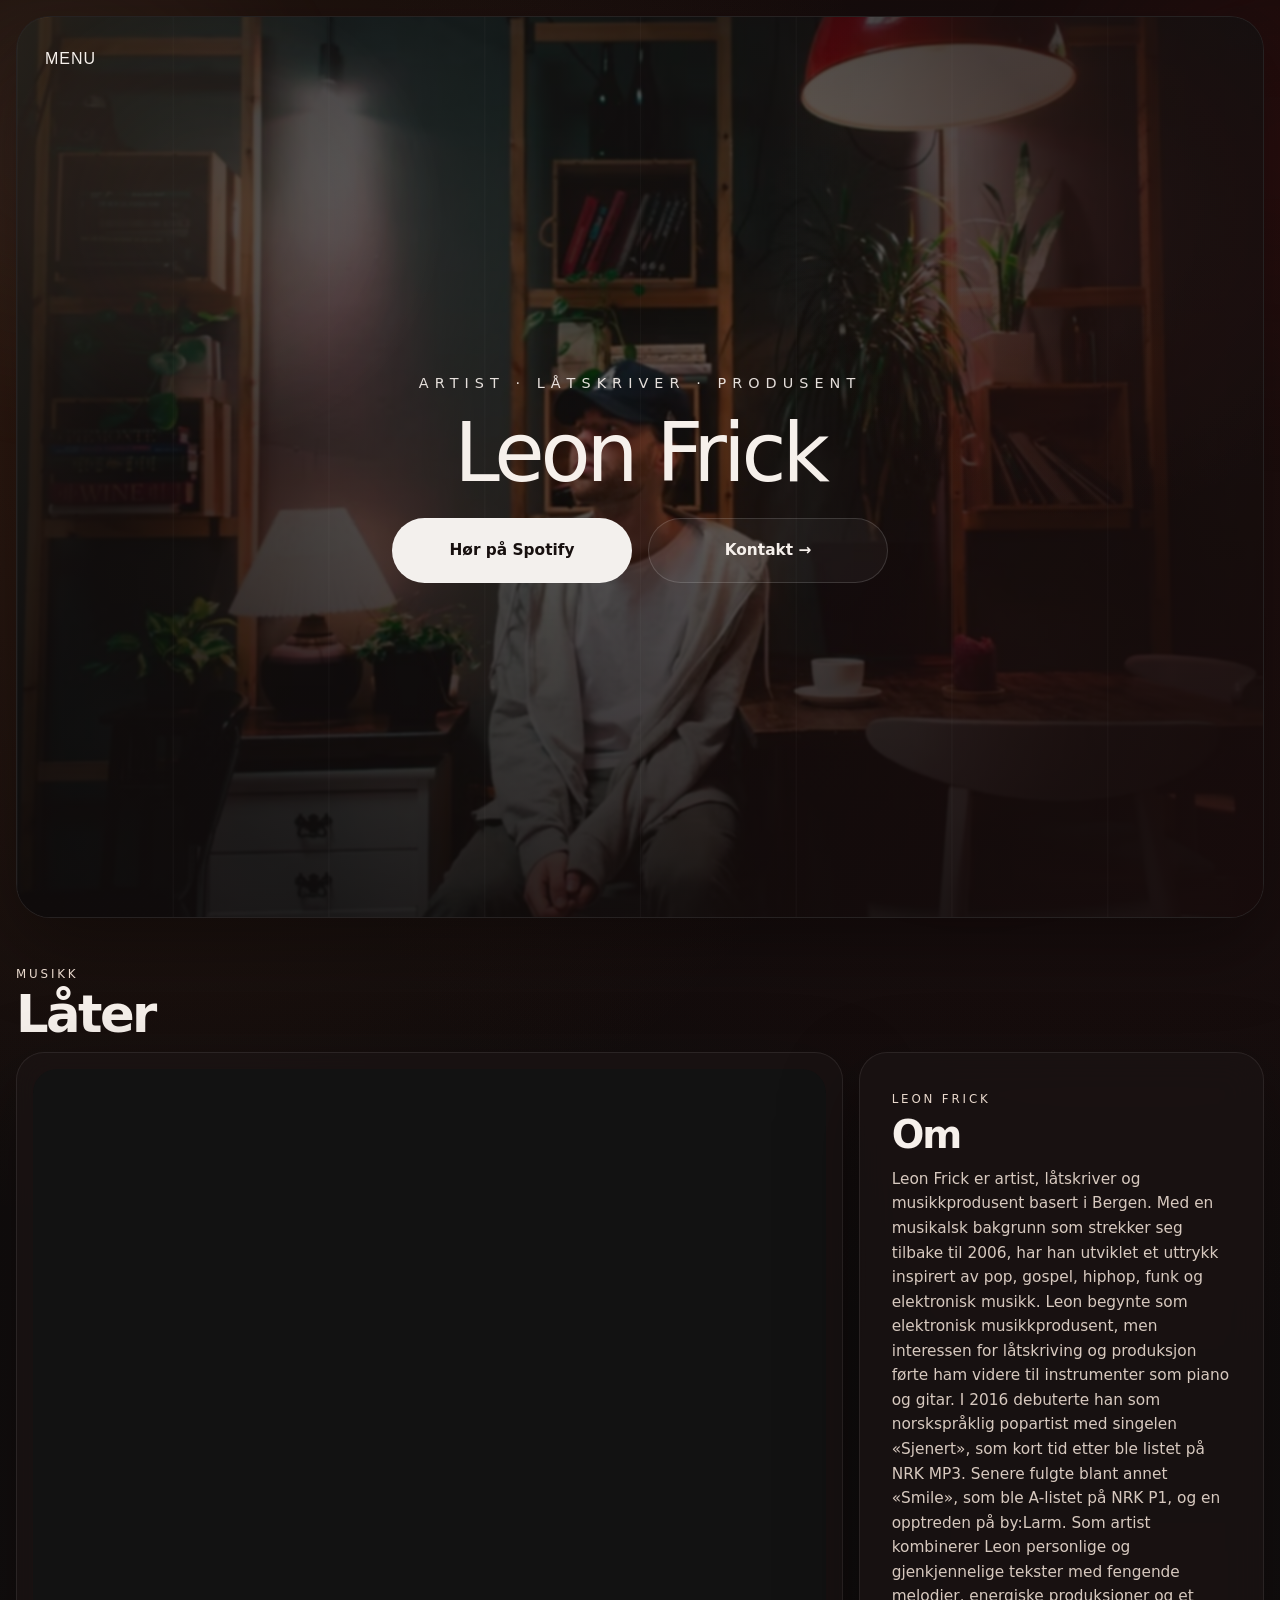
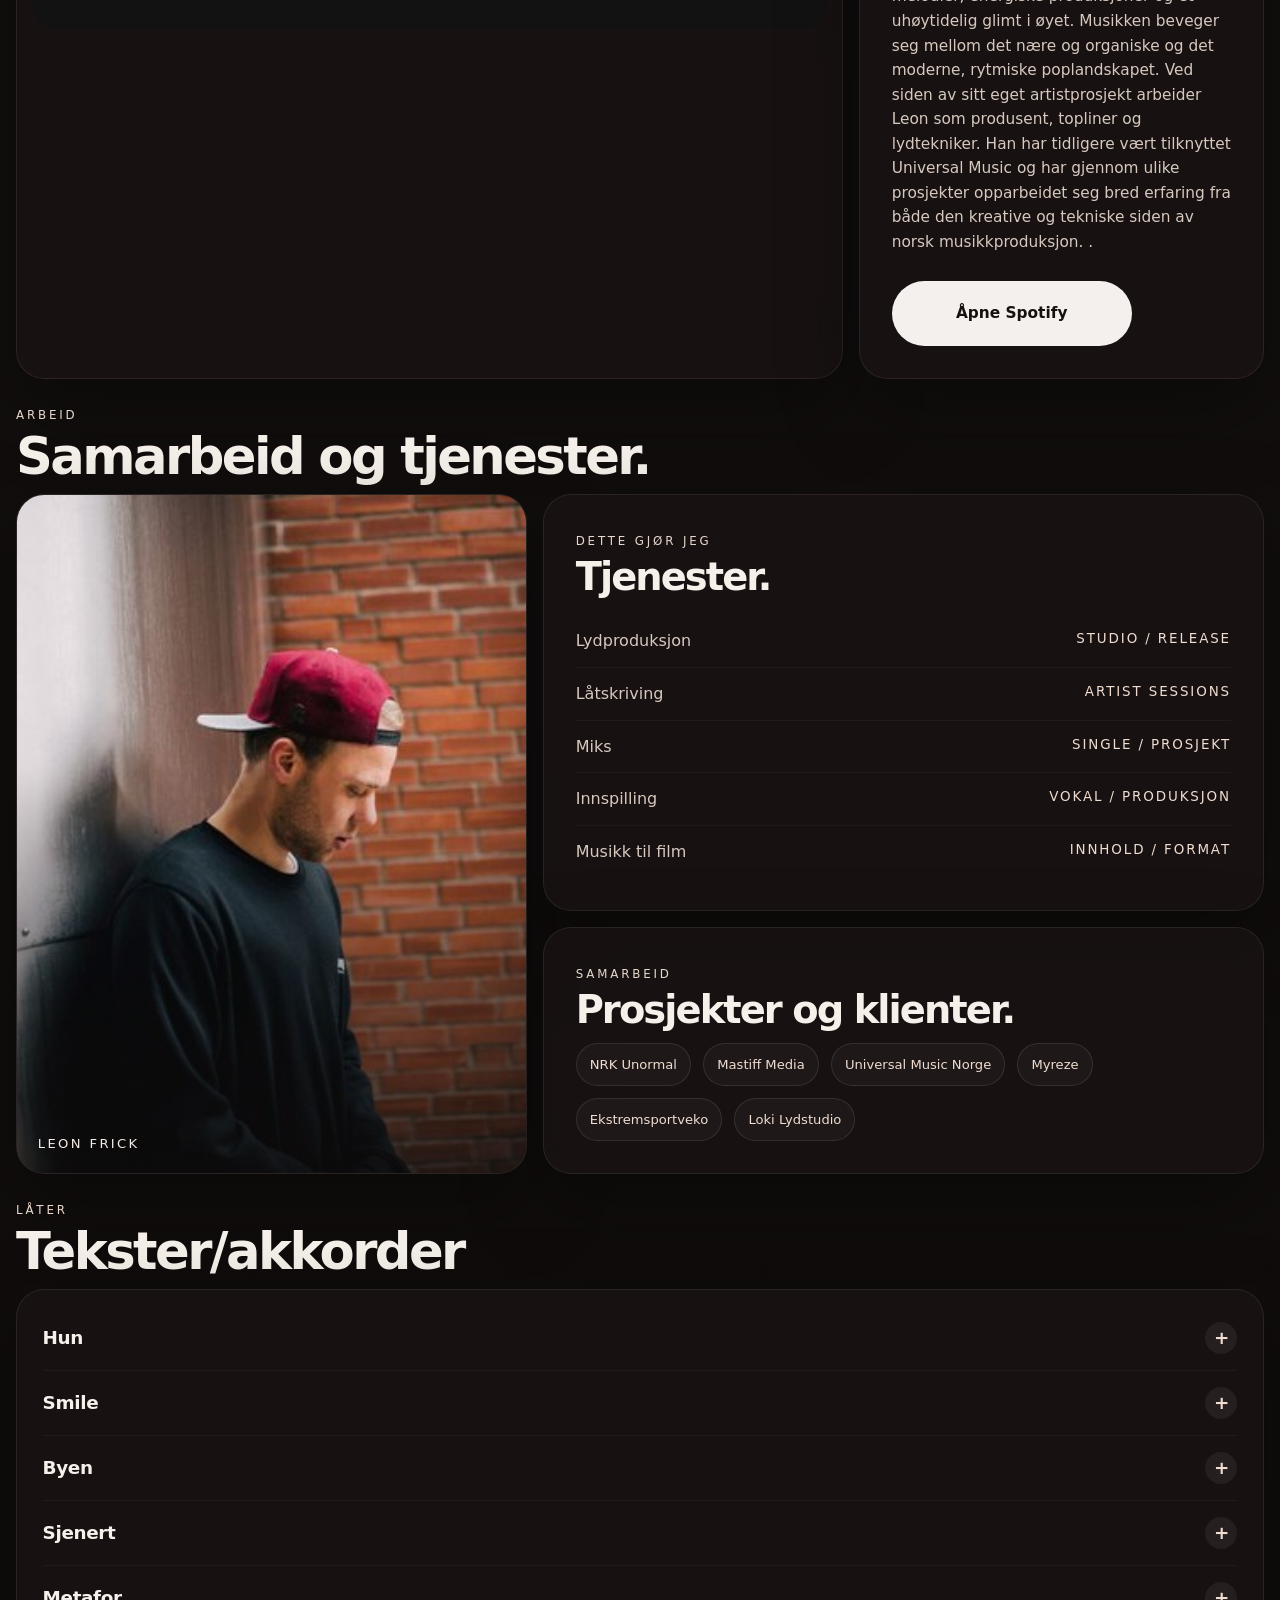
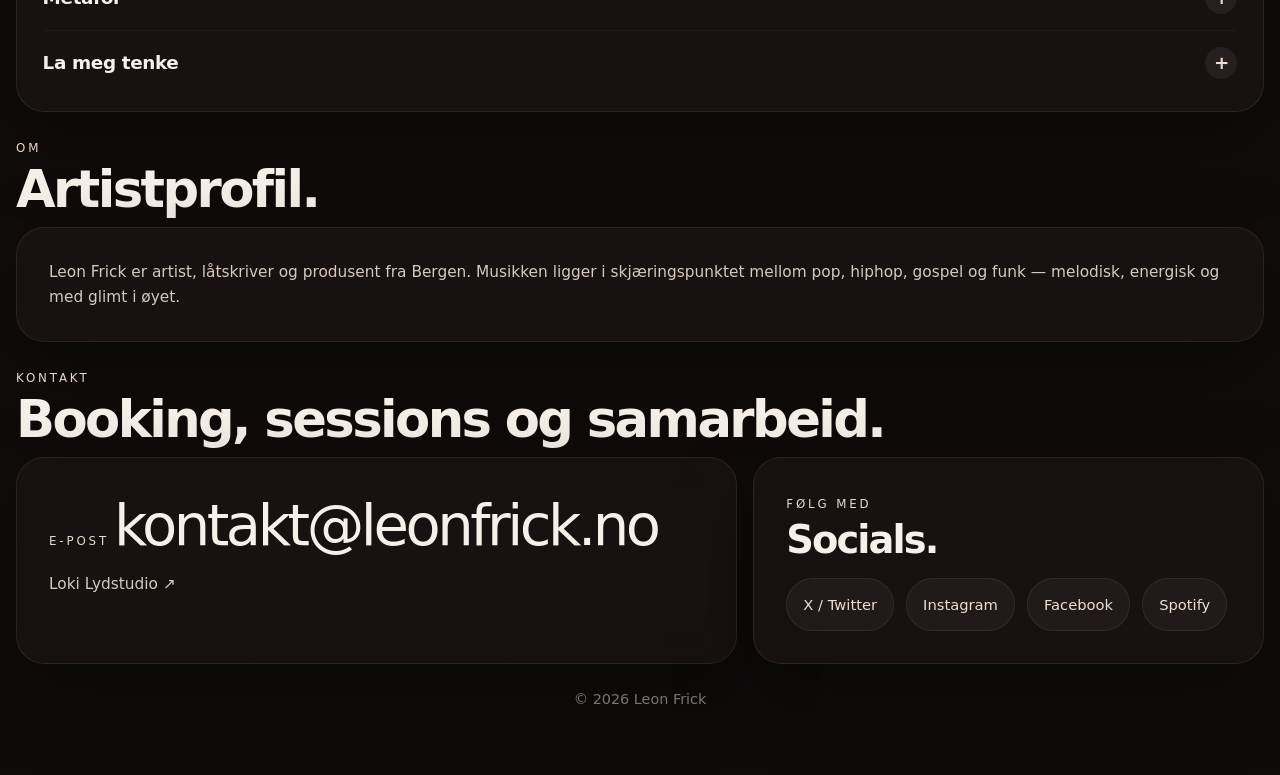
<file: index.html>
<!doctype html>
<html lang="no">
<head>
  <meta charset="utf-8" />
  <meta name="viewport" content="width=device-width, initial-scale=1" />
  <title>Leon Frick – artist, låtskriver og produsent</title>
  <meta name="description" content="Leon Frick er artist, låtskriver og produsent i Bergen. Hør musikken, se samarbeid, les tekster og ta kontakt." />
  <meta name="theme-color" content="#110c0c" />
  <link rel="canonical" href="https://www.leonfrick.no/" />
  <style>
    :root {
      --bg: #0f0b0b;
      --bg-2: #171111;
      --panel: rgba(27, 20, 20, 0.72);
      --panel-2: rgba(20, 14, 14, 0.88);
      --line: rgba(255,255,255,0.08);
      --line-soft: rgba(255,255,255,0.04);
      --text: #f6f0eb;
      --muted: #d7c9bf;
      --muted-2: #b9a79b;
      --accent: #f6ede6;
      --glow-1: rgba(200, 92, 36, 0.45);
      --glow-2: rgba(120, 33, 28, 0.52);
      --button: #f3f0ed;
      --button-text: #17100f;
      --radius-xl: 34px;
      --radius-lg: 28px;
      --radius-md: 22px;
      --container: 1500px;
      --shadow: 0 28px 80px rgba(0,0,0,.35);
    }
    * { box-sizing: border-box; }
    html { scroll-behavior: smooth; }
    body {
      margin: 0;
      background:
        radial-gradient(circle at 10% 10%, rgba(180,85,35,.18), transparent 22%),
        radial-gradient(circle at 88% 12%, rgba(101,25,22,.18), transparent 24%),
        linear-gradient(180deg, #100b0b 0%, #120e0e 45%, #0f0b0b 100%);
      color: var(--text);
      font-family: Inter, ui-sans-serif, system-ui, -apple-system, BlinkMacSystemFont, "Segoe UI", sans-serif;
      line-height: 1.6;
      overflow-x: hidden;
    }
    body::before {
      content: "";
      position: fixed;
      inset: 0;
      pointer-events: none;
      z-index: -2;
      background-image: linear-gradient(rgba(255,255,255,.03) 1px, transparent 1px), linear-gradient(90deg, rgba(255,255,255,.03) 1px, transparent 1px);
      background-size: 94px 94px;
      opacity: .22;
      mask-image: linear-gradient(180deg, transparent 0%, rgba(0,0,0,.7) 10%, rgba(0,0,0,1) 100%);
      animation: gridMove 34s linear infinite;
    }
    body::after {
      content: "";
      position: fixed;
      inset: -10%;
      pointer-events: none;
      z-index: -1;
      background:
        radial-gradient(circle at 12% 22%, rgba(255,214,176,.08), transparent 18%),
        radial-gradient(circle at 72% 68%, rgba(204,88,30,.12), transparent 20%),
        radial-gradient(circle at 92% 22%, rgba(115,18,18,.18), transparent 18%);
      filter: blur(34px);
      animation: drift 20s ease-in-out infinite alternate;
    }
    @keyframes gridMove { from { transform: translate3d(0,0,0);} to { transform: translate3d(-94px, -94px, 0);} }
    @keyframes drift { 0% { transform: translate3d(0,0,0) scale(1);} 50% { transform: translate3d(1.5%, -1%, 0) scale(1.04);} 100% { transform: translate3d(-1.3%, 1.5%, 0) scale(1.02);} }
    @media (prefers-reduced-motion: reduce) { html{scroll-behavior:auto;} *{animation:none!important;transition:none!important;} }

    a { color: inherit; text-decoration: none; }
    img { display:block; max-width:100%; }
    .container { width:min(var(--container), calc(100% - 2rem)); margin:0 auto; }
    .glass { background: var(--panel); backdrop-filter: blur(18px); border:1px solid var(--line); box-shadow: var(--shadow); }

    .hero-wrap { padding: 1rem 0 1.2rem; }
    .hero-shell {
      position: relative;
      min-height: 100svh;
      border-radius: var(--radius-xl);
      overflow: hidden;
      border: 1px solid rgba(255,255,255,.08);
      background: #140f0f;
      box-shadow: var(--shadow);
      isolation: isolate;
    }
    .hero-shell::before {
      content: "";
      position: absolute;
      inset: 0;
      background:
        linear-gradient(115deg, rgba(240,184,130,.35) 0%, transparent 22%, transparent 52%, rgba(112,19,18,.28) 100%),
        linear-gradient(180deg, rgba(12,10,10,.3) 0%, rgba(13,10,10,.54) 40%, rgba(13,10,10,.72) 100%),
        url('assets/images/leon-hero.jpg') center/cover no-repeat;
      transform: scale(1.08);
      filter: saturate(1.02) contrast(1.04) blur(1px);
    }
    .hero-shell::after {
      content: "";
      position: absolute;
      inset: 0;
      background:
        radial-gradient(circle at 16% 22%, rgba(255,220,186,.22), transparent 18%),
        radial-gradient(circle at 85% 22%, rgba(131,20,18,.24), transparent 24%),
        linear-gradient(90deg, rgba(255,255,255,.06) 0 1px, transparent 1px 100%);
      background-size: auto, auto, 12.5% 100%;
      mix-blend-mode: screen;
      opacity: .38;
      pointer-events: none;
    }
    .hero-overlay {
      position: absolute;
      inset: 0;
      background: radial-gradient(circle at center, rgba(16,12,12,.08), rgba(16,12,12,.68) 70%);
      z-index: 0;
    }
    .hero-inner {
      position: relative;
      z-index: 1;
      min-height: 100svh;
      display: flex;
      flex-direction: column;
      justify-content: space-between;
      padding: 1.55rem;
    }
    .hero-top {
      display: flex;
      align-items: center;
      justify-content: space-between;
      gap: 1rem;
    }
    .brand {
      font-size: clamp(1.6rem, 2vw, 2.1rem);
      font-weight: 800;
      letter-spacing: -.04em;
    }
    .menu-button {
      appearance: none;
      border: 0;
      background: transparent;
      color: var(--text);
      font-size: clamp(1rem, 1.2vw, 1.15rem);
      letter-spacing: .06em;
      text-transform: uppercase;
      cursor: pointer;
      padding: .5rem .2rem;
    }
    .hero-content {
      display:flex;
      flex-direction:column;
      align-items:center;
      justify-content:center;
      text-align:center;
      padding: 4rem 1rem 4.5rem;
      gap: 1.2rem;
      margin: auto 0;
    }
    .eyebrow {
      font-size: clamp(.9rem, 1.05vw, 1.1rem);
      letter-spacing: .42em;
      text-transform: uppercase;
      color: rgba(246,240,235,.92);
      text-wrap: balance;
    }
    .hero-title {
      margin: 0;
      max-width: 12ch;
      font-size: clamp(3rem, 5.2vw, 5.8rem);
      line-height: 1.06;
      font-weight: 400;
      letter-spacing: -.05em;
      text-wrap: balance;
    }
    .hero-sub {
      margin: 0;
      max-width: 25ch;
      font-size: clamp(1.2rem, 2vw, 1.75rem);
      color: rgba(246,240,235,.88);
      text-wrap: balance;
    }
    .hero-actions { display:flex; flex-wrap:wrap; gap:1rem; justify-content:center; padding-top:.6rem; }
    .btn {
      display:inline-flex; align-items:center; justify-content:center; gap:.8rem;
      min-width: 240px; padding: 1.2rem 1.8rem;
      border-radius: 999px; border:1px solid rgba(255,255,255,.14);
      font-size: clamp(.95rem, 1.2vw, 1.1rem); font-weight:700;
      transition: transform .18s ease, background .18s ease, color .18s ease, border-color .18s ease;
    }
    .btn:hover { transform: translateY(-2px); }
    .btn-primary { background: var(--button); color: var(--button-text); }
    .btn-primary:hover { background: #fff; }
    .btn-ghost { background: rgba(255,255,255,.04); }
    .btn-ghost:hover { background: rgba(255,255,255,.08); }
    .hero-proof {
      display:flex; flex-wrap:wrap; align-items:center; justify-content:center; gap:.9rem;
      color: rgba(246,240,235,.9); font-size: clamp(1rem,1.1vw,1.15rem);
    }
    .stars { letter-spacing: .3em; font-size: 1.05rem; }
    .hero-bottom {
      display:flex; justify-content:space-between; gap:1rem; align-items:flex-end;
      color: rgba(246,240,235,.72); font-size:.85rem; text-transform:uppercase; letter-spacing:.18em;
    }

    .menu-panel {
      position: absolute; top: 5.1rem; right: 1.5rem; width:min(320px, calc(100% - 3rem));
      border-radius: 24px; padding: 1rem; z-index: 10;
      background: rgba(17,12,12,.92); backdrop-filter: blur(22px);
      border: 1px solid rgba(255,255,255,.1);
      box-shadow: 0 22px 60px rgba(0,0,0,.35);
      opacity: 0; pointer-events: none; transform: translateY(-10px);
      transition: opacity .2s ease, transform .2s ease;
    }
    .menu-panel.open { opacity: 1; pointer-events:auto; transform: translateY(0); }
    .menu-panel a {
      display:block; padding: .95rem 1rem; border-radius: 16px; color: var(--muted); font-size: 1rem;
      transition: background .18s ease, color .18s ease;
    }
    .menu-panel a:hover { background: rgba(255,255,255,.05); color: var(--text); }

    main { padding-bottom: 4rem; }
    .section { padding: 1rem 0 0; }
    .section-head { display:flex; justify-content:space-between; align-items:end; gap:1rem; margin-bottom:1rem; }
    .section-head h2 { margin:0; font-size: clamp(2rem, 4.4vw, 4rem); line-height:1; letter-spacing:-.05em; }
    .section-head p { margin:0; max-width:36rem; color: var(--muted-2); }
    .section-label { display:inline-block; margin-bottom:.55rem; font-size:.82rem; color:#e8d8cc; letter-spacing:.24em; text-transform:uppercase; }

    .cards { display:grid; grid-template-columns: repeat(12, minmax(0, 1fr)); gap: 1rem; }
    .card { border-radius: var(--radius-lg); overflow:hidden; }
    .span-8{grid-column:span 8;} .span-7{grid-column:span 7;} .span-6{grid-column:span 6;} .span-5{grid-column:span 5;} .span-4{grid-column:span 4;} .span-12{grid-column:span 12;}

    .music-card { padding: 1rem; }
    .spotify-frame { width:100%; height:560px; border:0; border-radius: 24px; background:#121212; }
    .note-card { padding: 2rem; }
    .note-card h3, .text-card h3, .contact-card h3 { margin: 0 0 .8rem; font-size: clamp(1.7rem, 3vw, 2.6rem); line-height:1.02; letter-spacing:-.05em; }
    .note-card p, .text-card p, .contact-card p { margin: 0; color: var(--muted); }
    .small-list { list-style:none; padding:0; margin:1.35rem 0 0; display:grid; gap:.85rem; }
    .small-list li { padding-bottom:.85rem; border-bottom:1px solid var(--line-soft); color: var(--muted); }
    .small-list li:last-child { border-bottom:0; padding-bottom:0; }

    .photo-panel { position:relative; min-height: 640px; }
    .photo-panel img { width:100%; height:100%; object-fit:cover; object-position:center; filter:saturate(.96) contrast(1.02); }
    .photo-panel::after {
      content:""; position:absolute; inset:0;
      background: linear-gradient(180deg, transparent 40%, rgba(15,11,11,.68) 100%);
      pointer-events:none;
    }
    .caption { position:absolute; left:1.3rem; bottom:1.2rem; z-index:1; color:#f3ebe5; font-size:.82rem; letter-spacing:.18em; text-transform:uppercase; }
    .text-card { padding: 2rem; }
    .service-list, .bullet-list { list-style:none; margin:1.2rem 0 0; padding:0; }
    .service-list li, .bullet-list li {
      display:flex; justify-content:space-between; gap:1rem; padding: 1rem 0; border-bottom:1px solid var(--line-soft);
      color: var(--muted);
    }
    .service-list li:last-child, .bullet-list li:last-child { border-bottom:0; }
    .service-list span:last-child, .bullet-list span:last-child { color: #f0ddd1; font-size:.84rem; text-transform:uppercase; letter-spacing:.14em; }
    .chip-wrap { display:flex; flex-wrap:wrap; gap:.75rem; margin-top:1.2rem; }
    .chip { padding:.72rem .95rem; border-radius:999px; border:1px solid rgba(255,255,255,.1); color:#f0ddd1; background:rgba(255,255,255,.03); font-size:.92rem; }

    .lyrics-card { padding: 1.5rem 2rem; }
    details.lyric { border-top:1px solid var(--line-soft); }
    details.lyric:first-of-type { border-top:0; }
    details.lyric summary {
      list-style:none; cursor:pointer; display:flex; align-items:center; justify-content:space-between; gap:1rem;
      padding: 1.2rem 0; font-size:1.15rem; font-weight:700; letter-spacing:-.02em;
    }
    details.lyric summary::-webkit-details-marker { display:none; }
    details.lyric summary::after { content:'+'; width:32px; height:32px; display:grid; place-items:center; border-radius:50%; background:rgba(255,255,255,.06); color:#f0ddd1; flex:none; }
    details.lyric[open] summary::after { content:'–'; }
    .lyric__body { columns: 2; column-gap: 2.2rem; color: var(--muted); padding-bottom: .8rem; }
    .lyric__body p { break-inside: avoid; margin:0 0 1rem; }
    .lyric__chords { color: #f0ddd1; border-top:1px dashed rgba(255,255,255,.12); padding: .9rem 0 1.2rem; font-size:.95rem; }

    .about-copy { display:grid; gap:1rem; color: var(--muted); }
    .contact-mail { display:inline-block; margin:.35rem 0 1rem; font-size: clamp(2rem, 4.5vw, 4rem); line-height: 1.04; letter-spacing:-.06em; }
    .socials { display:flex; gap:.75rem; flex-wrap:wrap; margin-top:1.2rem; }
    .socials a { padding:.85rem 1rem; border-radius:999px; background:rgba(255,255,255,.04); border:1px solid rgba(255,255,255,.08); color:#f0ddd1; font-size:.92rem; }
    .socials a:hover { background:rgba(255,255,255,.08); }

    footer { padding: 2rem 0 0; color: rgba(246,240,235,.55); font-size:.9rem; text-align:center; }

    .reveal { opacity: 0; transform: translateY(18px); transition: opacity .55s ease, transform .55s ease; }
    .reveal.visible { opacity:1; transform: translateY(0); }

    @media (max-width: 1080px) {
      .hero-content { padding-top: 3rem; }
      .hero-title { max-width: 14ch; }
      .span-8, .span-7, .span-6, .span-5, .span-4 { grid-column: span 12; }
      .photo-panel { min-height: 500px; }
    }
    @media (max-width: 740px) {
      .container { width:min(var(--container), calc(100% - 1rem)); }
      .hero-inner { padding: 1rem; min-height: 92svh; }
      .hero-shell, .card { border-radius: 24px; }
      .hero-content { padding: 2.2rem .4rem 3rem; }
      .hero-title { font-size: clamp(2.5rem, 9vw, 3.9rem); }
      .eyebrow { letter-spacing: .22em; font-size: .82rem; }
      .hero-actions { display:grid; grid-template-columns:1fr; width:100%; }
      .btn { width:100%; min-width: 0; }
      .hero-bottom { flex-direction:column; align-items:flex-start; gap:.6rem; }
      .section-head { flex-direction:column; align-items:flex-start; }
      .note-card, .text-card, .lyrics-card, .contact-card { padding: 1.35rem; }
      .lyric__body { columns: 1; }
      .spotify-frame { height: 500px; }
      .menu-panel { right: .7rem; width: calc(100% - 1.4rem); top: 4.8rem; }
    }
  
    /* Minimal v2 overrides */
    .hero-content{gap:.95rem;padding:3rem 1rem 3.8rem}
    .hero-title{max-width:10ch;font-size:clamp(3.4rem,6.4vw,6.8rem)}
    .hero-sub{max-width:22ch;font-size:clamp(1.05rem,1.55vw,1.35rem)}
    .hero-proof,.hero-bottom{display:none}
    .hero-actions{padding-top:.35rem}
    .section{padding-top:1.4rem}
    .section-head{margin-bottom:.75rem}
    .section-head p{display:none}
    .section-label{font-size:.74rem;margin-bottom:.35rem}
    .section-head h2{font-size:clamp(2rem,4vw,3.4rem)}
    .note-card p,.text-card p,.contact-card p{font-size:.96rem}
    .small-list{display:none}
    .service-list li,.bullet-list li{padding:.82rem 0}
    .chip-wrap{margin-top:.9rem}
    .chip{font-size:.82rem;padding:.62rem .82rem}
    .about-copy{gap:.75rem}
    .about-copy p:not(:first-child){display:none}
    .lyrics-card{padding:1rem 1.6rem}
    details.lyric summary{padding:1rem 0}
    .photo-panel{min-height:560px}
    footer{padding-top:1.5rem}
    @media(max-width:740px){
      .hero-content{padding:2rem .2rem 2.8rem}
      .hero-title{font-size:clamp(2.7rem,13vw,4.4rem)}
      .section{padding-top:1rem}
      .section-head h2{font-size:2.25rem}
      .note-card,.text-card,.lyrics-card,.contact-card{padding:1.15rem}
    }

  </style>
</head>
<body>
  <main>
    <section class="hero-wrap">
      <div class="container">
        <div class="hero-shell">
          <div class="hero-overlay"></div>
          <div class="hero-inner">
            <div class="hero-top">
              <button class="menu-button" id="menuToggle" aria-expanded="false" aria-controls="menuPanel">Menu</button>
              <nav class="menu-panel" id="menuPanel" aria-label="Hovedmeny">
                <a href="#musikk">Musikk</a>
                <a href="#arbeid">Arbeid</a>
                <a href="#tekster">Tekster</a>
                <a href="#om">Om</a>
                <a href="#kontakt">Kontakt</a>
              </nav>
            </div>

            <div class="hero-content">
              <div class="eyebrow">Artist · låtskriver · produsent</div>
              <h1 class="hero-title">Leon Frick</h1>
              <div class="hero-actions">
                <a class="btn btn-primary" href="https://open.spotify.com/artist/3bRebLqW1ReX53qn6I3073" target="_blank" rel="noopener">Hør på Spotify</a>
                <a class="btn btn-ghost" href="mailto:kontakt@leonfrick.no">Kontakt →</a>
              </div>
            </div>

            <div class="hero-bottom">
              <span>Bergen · Leon Frick</span>
              <span>Spotify · Tekster · Produksjon</span>
            </div>
          </div>
        </div>
      </div>
    </section>

    <section class="section" id="musikk">
      <div class="container">
        <div class="section-head reveal">
          <div>
            <span class="section-label">Musikk</span>
            <h2>Låter</h2>
          </div>

        </div>
        <div class="cards">
          <article class="card glass music-card span-8 reveal">
            <iframe class="spotify-frame" src="https://open.spotify.com/embed/artist/3bRebLqW1ReX53qn6I3073?utm_source=generator" allowfullscreen="" allow="autoplay; clipboard-write; encrypted-media; fullscreen; picture-in-picture" loading="lazy" title="Leon Frick på Spotify"></iframe>
          </article>
          <article class="card glass note-card span-4 reveal">
            <span class="section-label">Leon Frick</span>
            <h3>Om</h3>
            <p>Leon Frick er artist, låtskriver og musikkprodusent basert i Bergen. Med en musikalsk bakgrunn som strekker seg tilbake til 2006, har han utviklet et uttrykk inspirert av pop, gospel, hiphop, funk og elektronisk musikk.

Leon begynte som elektronisk musikkprodusent, men interessen for låtskriving og produksjon førte ham videre til instrumenter som piano og gitar. I 2016 debuterte han som norskspråklig popartist med singelen «Sjenert», som kort tid etter ble listet på NRK MP3. Senere fulgte blant annet «Smile», som ble A-listet på NRK P1, og en opptreden på by:Larm.

Som artist kombinerer Leon personlige og gjenkjennelige tekster med fengende melodier, energiske produksjoner og et uhøytidelig glimt i øyet. Musikken beveger seg mellom det nære og organiske og det moderne, rytmiske poplandskapet.

Ved siden av sitt eget artistprosjekt arbeider Leon som produsent, topliner og lydtekniker. Han har tidligere vært tilknyttet Universal Music og har gjennom ulike prosjekter opparbeidet seg bred erfaring fra både den kreative og tekniske siden av norsk musikkproduksjon.
.</p>
            <div class="hero-actions" style="justify-content:flex-start; margin-top:1.3rem;">
              <a class="btn btn-primary" href="https://open.spotify.com/artist/3bRebLqW1ReX53qn6I3073" target="_blank" rel="noopener">Åpne Spotify</a>
            </div>
          </article>
        </div>
      </div>
    </section>

    <section class="section" id="arbeid">
      <div class="container">
        <div class="section-head reveal">
          <div>
            <span class="section-label">Arbeid</span>
            <h2>Samarbeid og tjenester.</h2>
          </div>

        </div>
        <div class="cards">
          <article class="card glass photo-panel span-5 reveal">
            <img src="assets/images/leon-portrait.jpg" alt="Leon Frick står lent mot en vegg med murstein i bakgrunnen." />
            <div class="caption">Leon Frick</div>
          </article>
          <div class="span-7" style="display:grid; gap:1rem;">
            <article class="card glass text-card reveal">
              <span class="section-label">Dette gjør jeg</span>
              <h3>Tjenester.</h3>
              <ul class="service-list">
                <li><span>Lydproduksjon</span><span>Studio / release</span></li>
                <li><span>Låtskriving</span><span>Artist sessions</span></li>
                <li><span>Miks</span><span>Single / prosjekt</span></li>
                <li><span>Innspilling</span><span>Vokal / produksjon</span></li>
                <li><span>Musikk til film</span><span>Innhold / format</span></li>
              </ul>
            </article>
            <article class="card glass text-card reveal">
              <span class="section-label">Samarbeid</span>
              <h3>Prosjekter og klienter.</h3>

              <div class="chip-wrap">
                <span class="chip">NRK Unormal</span>
                <span class="chip">Mastiff Media</span>
                <span class="chip">Universal Music Norge</span>
                <span class="chip">Myreze</span>
                <span class="chip">Ekstremsportveko</span>
                <span class="chip">Loki Lydstudio</span>
              </div>
            </article>
          </div>
        </div>
      </div>
    </section>

    <section class="section" id="tekster">
      <div class="container">
        <div class="section-head reveal">
          <div>
            <span class="section-label">Låter</span>
            <h2>Tekster/akkorder</h2>
          </div>

        </div>
        <article class="card glass lyrics-card reveal">
          <details class="lyric"><summary>Hun</summary><div class="lyric__body"><p>Hun har en mastergrad<br>Hun har en bil<br>Hun har en stor jævla plan for hvordan livet skal bli<br>Hun har en BSU, fylt opp til randen med spenn<br>Og jeg har ikke en krone igjen</p><p>Hun vil ha en herregård<br>Hun tenker flus<br>Kjeller med biljard<br>Jeg kunne nøgd meg med et korthus<br>Og King Kong mot Godzilla, er ikke noe for hu<br>Hun tar et glass vin, og setter på noe med Hugh.</p><p>Hun tenker sto-o-ort<br>Jeg kaster bort tid til å bli vellykket kar<br>Hun sufflerer meg mer enn de ser i fra baren<br>Får tingene gjo-o-ort<br>Jeg har ikke prioriteringen klar<br>Jeg popper en pils</p><p>Jeg trenger ammunisjon<br>På ambisjonsplan<br>Jeg ser en vag illusjon<br>Av det kalt motstand<br>Det resulterer i dimisjon<br>Om jeg ikke kan ro i land<br>Men så langt øyet mitt kan se<br>Så er det vann</p><p>Hun vil ha en herregård<br>Hun tenker flus<br>Kjeller med biljard<br>Jeg kunne nøgd meg med et korthus<br>Og King Kong mot Godzilla, er ikke noe for hu<br>Hun tar et glass vin, og setter på noe med Hugh.</p><p>Hun vil ha en herregård<br>Hun tenker flus<br>Kjeller med biljard<br>Jeg kunne n-n-n-nøgd meg med et korthus<br>Og King Kong mot Godzilla, er ikke noe for hu<br>Hun tar et glass vin, og setter på noe med Hugh.</p><p>Hun tenker sto-o-ort<br>Jeg kaster bort tid til å bli vellykket kar<br>Hun sufflerer meg mer enn de ser i fra baren<br>Får tingene gjo-o-ort<br>Jeg har ikke prioriteringen klar</p><p>Hun tenker sto-o-ort<br>Jeg kaster bort tid til å bli vellykket kar<br>Hun sufflerer meg mer enn de ser i fra baren<br>Får tingene gjo-o-ort<br>Jeg har ikke prioriteringen klar<br>Jeg popper en pils i fra minibaren</p></div><div class="lyric__chords"><strong>Akkorder:</strong> Dm7 – Hmb5/G – Bb – A/C#</div></details>
          <details class="lyric"><summary>Smile</summary><div class="lyric__body"><p>Når alle dager er mørke og grå<br>Og tid bare går<br>Timer, dager, år<br>Vann til vin, er hva jeg lager nå, og<br>Ganske fint om jeg klarer å</p><p>Smile<br>Mm-mm-mmm<br>Smile<br>Mm-mm-mmm</p><p>Erfaringer lager noen sår<br>Og tid bare går<br>Hvem var vi, hva når?<br>Ganske kjipt, men har hatt det bra, og<br>Kanskje på tide å ta hatten av og.</p><p>Smile<br>Mm-mm-mmm<br>Smile<br>Mm-mm-mmm</p><p>Kan jeg forandre meg nå?<br>Og tid bare går,<br>Til dagen jeg er gammel og grå<br>Jeg vil bli til mitt beste jeg, for<br>Jeg har ikke tid til noen nesten-greier,<br>Jeg vil</p><p>Smile<br>Mm-mm-mmm<br>Smile<br>Mm-mm-mmm</p><p>Klarer ikke helt å forstå<br>Gi meg råd<br>Hvor er vi hen nå?<br>Skulle gjort alt for å ha deg her, men<br>Tror ikke jeg klarer for svaret er,<br>Jeg vil</p><p>Smile<br>Mm-mm-mmm<br>Smile<br>Mm-mm-mmm-mm</p><p>Når alle dager er mørke og grå<br>Og tid bare går<br>Timer, dager, år<br>Vann til vin, er hva jeg lager nå, og<br>Ganske fint om jeg klarer å</p><p>Smi-i-i-i-le<br>Smi-i-i-i-le<br>Smi-i-i-i-le</p></div><div class="lyric__chords"><strong>Akkorder:</strong> C – Am – F – C</div></details>
          <details class="lyric"><summary>Byen</summary><div class="lyric__body"><p>Ting blir aldri det samme<br>Som det var, da vi var<br>I den byen, jeg dro fra</p><p>Omkring de tankene lander jeg,<br>På et svar, som bedrar<br>Den lille skyen, jeg flyter på</p><p>Vårt pennal, våre liv<br>Da vi var fulle, sov de<br>Vi lekte best etter ti</p><p>Men nå er vi på overtid<br>Byen falmet slik som vi<br>Fargeriket ble svart hvitt</p><p>Vi malte byen<br>I våre farger, hele byen<br>Vi gjorde store ting i byen<br>Men jeg kunne ikke bli igjen<br>Så jeg dro</p><p>Fra stedet som aldri sover,<br>Med en ny, fantasi<br>Om en by uten minner</p><p>Med blanke ark, dro jeg over<br>Søkte ly, bak en sky<br>I håp om at allting forsvinner</p><p>Vårt pennal, våre liv<br>Når vi var fulle, sov de<br>Lekte best etter ti</p><p>Men nå er vi på overtid<br>Byen falmet slik som vi<br>Fargeriket vårt ble svart og hvitt</p><p>Vi malte byen<br>I våre farger, hele byen<br>Vi gjorde store ting i byen<br>Men jeg kunne ikke bli igjen</p><p>Vi malte byen, byen<br>I våre farger<br>Inne i byen, byen<br>Der sov vi aldri<br>Det er alltid byen, byen<br>Som vil bli igjen, bli igjen<br>For meg</p><p>Vi malte byen<br>I våre farger, hele byen<br>Vi gjorde store ting i byen<br>Men jeg kunne ikke bli igjen<br>Så jeg dro.</p></div><div class="lyric__chords"><strong>Akkorder:</strong> F#/D# – F# – Bm – Bm/C#</div></details>
          <details class="lyric"><summary>Sjenert</summary><div class="lyric__body"><p>Jeg tar to skritt frem, og jeg snubler litt.<br>Jeg blir så sjarmert av det smilet ditt<br>(woah) – og du ser jeg er sjenert.</p><p>Tenk deg du og jeg på et vakkert sted,<br>men først må jeg spørre deg om du blir med meg dit.</p><p>For du vet jeg er sjenert,<br>og jeg vet jeg burde sagt noe!<br>Men jeg klarer ikke se,<br>at du er interessert<br>Og jeg er bare feig!<br>Men jeg håper at en dag,<br>At du og jeg kan bli noe.<br>Bare du og jeg,<br>for jeg er litt sjenert.</p><p>For to, tre øl hjelper alltid litt!</p><p>Jeg blir så sjarmert av det blikket ditt<br>(woah) – og du vet jeg er sjenert.</p><p>For en, to, tre, ølen renner ned!<br>Jeg vet hvis jeg vil, så kan jeg få deg med meg hjem.</p><p>REF x1</p><p>Så lenge jeg er bare stille,<br>vil du aldri møte meg!<br>Men hvis jeg bare tør å si noe,<br>kanskje blir det deg og meg?</p><p>REF x2</p></div><div class="lyric__chords"><strong>Akkorder:</strong> G – C – Am – Hm – C – D – Em – D</div></details>
          <details class="lyric"><summary>Metafor</summary><div class="lyric__body"><p>Alt jeg trenger er en<br>Metafor<br>Men bare ett problem,<br>Jeg e'kke så jævla flink med<br>Store ord<br>Men jeg prøver allikevel.</p><p>Jeg har en djevel oppe på skulderen,<br>og han snakker for seg selv.<br>Og huet mitt det snurrer som en karusell.<br>Metafor<br>For å gjøre rent bord.</p><p>Begeret det renner over snart,<br>jeg burde fått det avklart.<br>En dialog med speilet,<br>jeg prøver og jeg feiler.<br>(Sånt skjer)</p><p>Til høy begeistring,<br>for en upolert,<br>litt skolert,<br>segregert diamant som deg.<br>Du e'kke så svak som du tror.<br>Tar det en annen dag,<br>men i dag nøyer jeg meg med en</p><p>Metafor<br>Men bare ett problem,<br>Jeg e'kke så jævla flink med<br>Store ord<br>Men jeg prøver allikevel.</p><p>Jeg har en djevel oppe på skulderen,<br>og han snakker for seg selv.<br>Og huet mitt det snurrer som en karusell.<br>Metafor<br>For å gjøre rent bord.</p><p>Bordet det er rent nå.<br>Midlertidig.<br>Det er greit å lete etter svar,<br>men jeg vil ikke si de.<br>Jeg tenker mye på å åpne meg,<br>men tingen er vil ikke være til bry for deg</p><p>Til lav begeistring<br>for en upolert,<br>litt skolert,<br>segregert diamant som meg<br>Jeg er kanskje så svak som jeg tror<br>Det er kanskje derfor alt jeg sier blir en</p><p>Metafor<br>Men bare ett problem,<br>Jeg e'kke så jævla flink med<br>Store ord<br>Men jeg prøver allikevel.</p><p>Jeg har en djevel oppe på skulderen,<br>og han snakker for seg selv.<br>Og huet mitt det snurrer som en karusell.<br>Metafor<br>For å gjøre rent bord.</p><p>Og det er lang vei ned<br>til mine røtter.<br>Jeg vil fortelle, men jeg får som regel kalde føtter.<br>Og jeg er keen på å åpne meg,<br>men greia er jeg tror ikke du er bra for meg.</p><p>Til lav begeistring for en litt genetisk,<br>patetisk,<br>frenetisk idiot som deg.<br>Jeg er ikke så svak som du tror.<br>Det er sikkert derfor alt jeg sier blir en</p><p><em>Mellomspill</em></p><p>Metafor<br>Men bare ett problem,<br>Jeg e'kke så jævla flink med<br>Store ord<br>Men jeg prøver allikevel.</p><p>Jeg har en djevel oppe på skulderen,<br>og han snakker for seg selv.<br>Og huet mitt det snurrer som en karusell.<br>Metafor<br>For å gjøre rent bord.</p></div><div class="lyric__chords"><strong>Akkorder:</strong> F/E – D/F# – F – C – D · F/E – D/F# – F – C – D · Em – Em/D# – C – A · F/E – D/F# – F – A</div></details>
          <details class="lyric"><summary>La meg tenke</summary><div class="lyric__body"><p>Chord sheet tilgjengelig for øving og fremføring.</p></div><div class="lyric__chords"><strong>Akkorder:</strong> F#/H – C# – F#/D# – F# – G#m – C#/B – Hm</div></details>
        </article>
      </div>
    </section>

    <section class="section" id="om">
      <div class="container">
        <div class="section-head reveal">
          <div>
            <span class="section-label">Om</span>
            <h2>Artistprofil.</h2>
          </div>

        </div>
        <div class="cards">
          <article class="card glass text-card span-12 reveal">
            <div class="about-copy">
              <p>Leon Frick er artist, låtskriver og produsent fra Bergen. Musikken ligger i skjæringspunktet mellom pop, hiphop, gospel og funk — melodisk, energisk og med glimt i øyet.</p>
            </div>
          </article>
        </div>
      </div>
    </section>

    <section class="section" id="kontakt">
      <div class="container">
        <div class="section-head reveal">
          <div>
            <span class="section-label">Kontakt</span>
            <h2>Booking, sessions og samarbeid.</h2>
          </div>

        </div>
        <div class="cards">
          <article class="card glass contact-card text-card span-7 reveal">
            <span class="section-label">E-post</span>
            <a class="contact-mail" href="mailto:kontakt@leonfrick.no">kontakt@leonfrick.no</a>
            <p><a href="https://www.lokilyd.no/" target="_blank" rel="noopener">Loki Lydstudio ↗</a></p>
          </article>
          <article class="card glass text-card span-5 reveal">
            <span class="section-label">Følg med</span>
            <h3>Socials.</h3>

            <div class="socials">
              <a href="https://twitter.com/LeonFrick" target="_blank" rel="noopener">X / Twitter</a>
              <a href="https://www.instagram.com/leonfrick/" target="_blank" rel="noopener">Instagram</a>
              <a href="https://www.facebook.com/pages/Leon-Frick/177758225603444" target="_blank" rel="noopener">Facebook</a>
              <a href="https://open.spotify.com/artist/3bRebLqW1ReX53qn6I3073" target="_blank" rel="noopener">Spotify</a>
            </div>
          </article>
        </div>
      </div>
    </section>

    <footer>
      <div class="container">© <span id="year"></span> Leon Frick</div>
    </footer>
  </main>

  <script>
    document.getElementById('year').textContent = new Date().getFullYear();

    const menuToggle = document.getElementById('menuToggle');
    const menuPanel = document.getElementById('menuPanel');
    menuToggle.addEventListener('click', () => {
      const open = menuPanel.classList.toggle('open');
      menuToggle.setAttribute('aria-expanded', open ? 'true' : 'false');
    });
    document.addEventListener('click', (event) => {
      if (!menuPanel.contains(event.target) && !menuToggle.contains(event.target)) {
        menuPanel.classList.remove('open');
        menuToggle.setAttribute('aria-expanded', 'false');
      }
    });
    menuPanel.querySelectorAll('a').forEach(link => {
      link.addEventListener('click', () => {
        menuPanel.classList.remove('open');
        menuToggle.setAttribute('aria-expanded', 'false');
      });
    });

    const reveals = document.querySelectorAll('.reveal');
    const revealObserver = new IntersectionObserver((entries) => {
      entries.forEach((entry) => {
        if (entry.isIntersecting) {
          entry.target.classList.add('visible');
          revealObserver.unobserve(entry.target);
        }
      });
    }, { threshold: 0.12 });
    reveals.forEach(el => revealObserver.observe(el));
  </script>
</body>
</html>
</file>
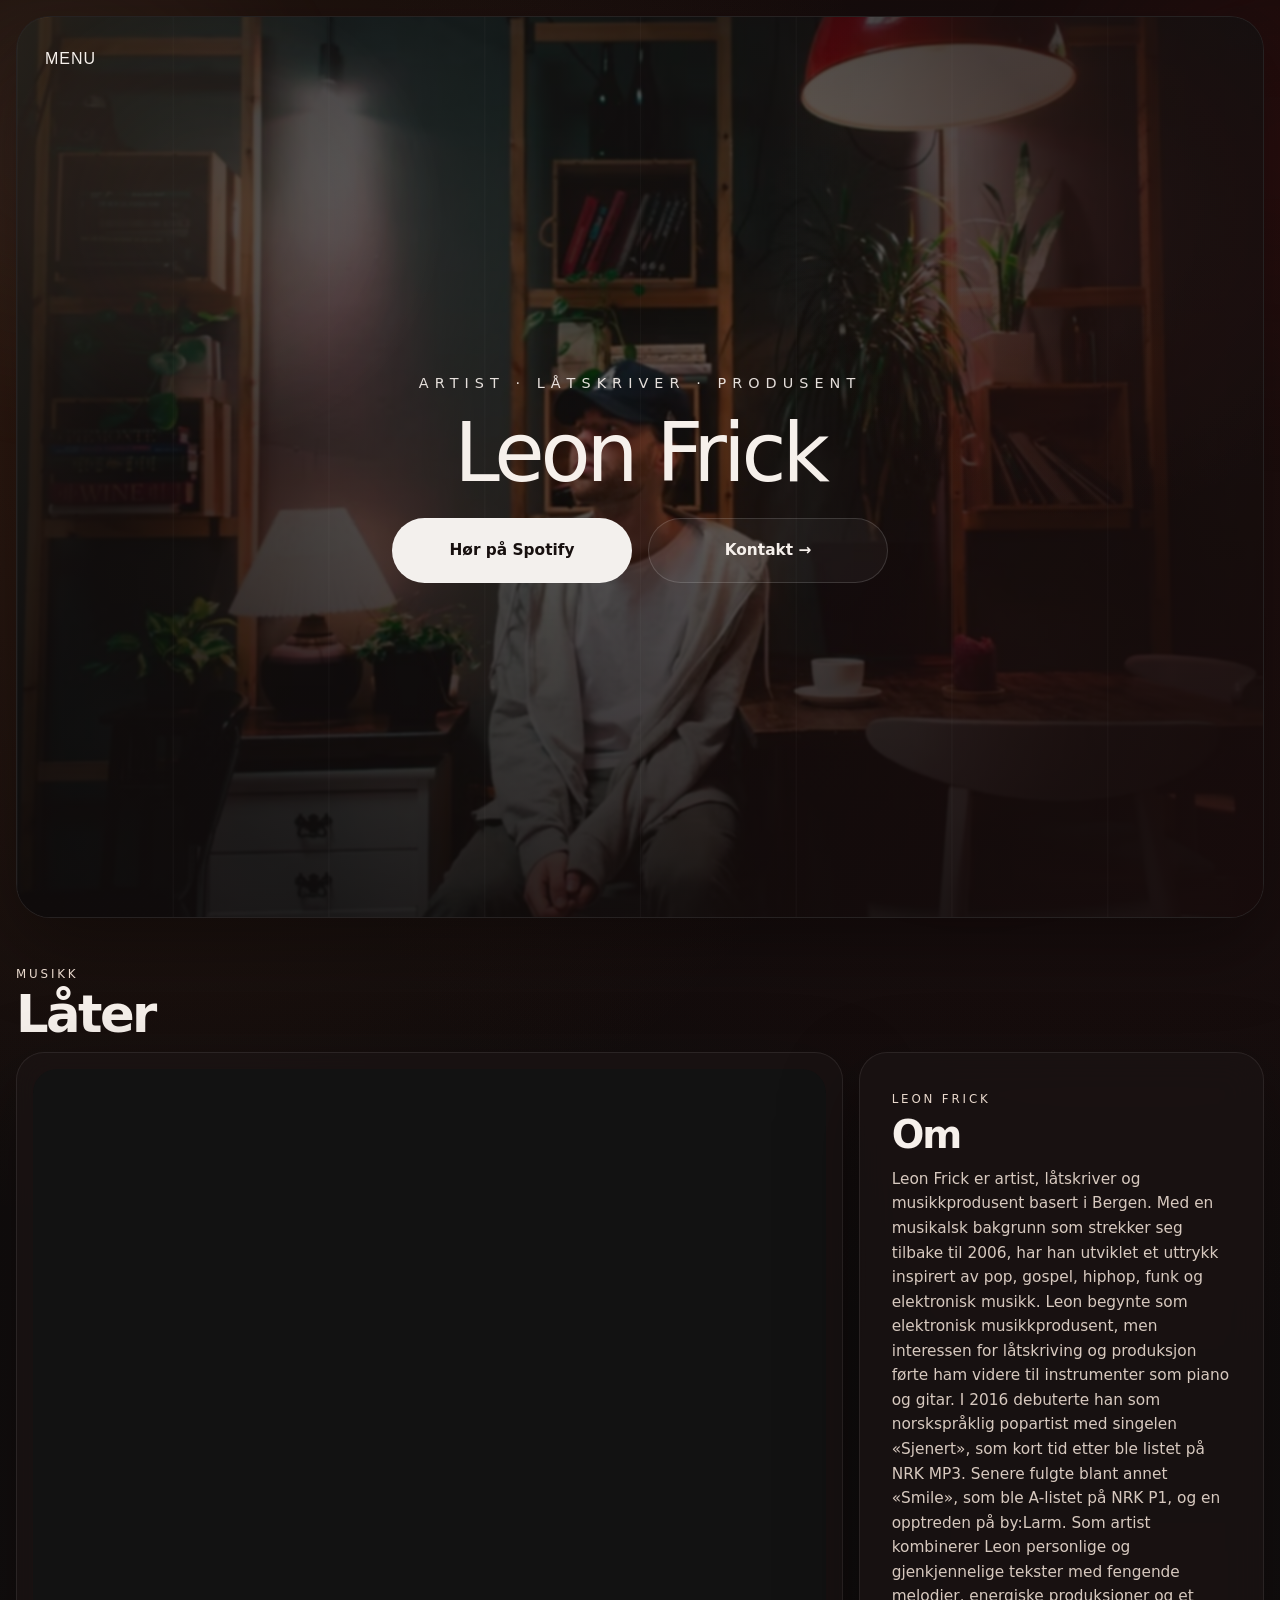
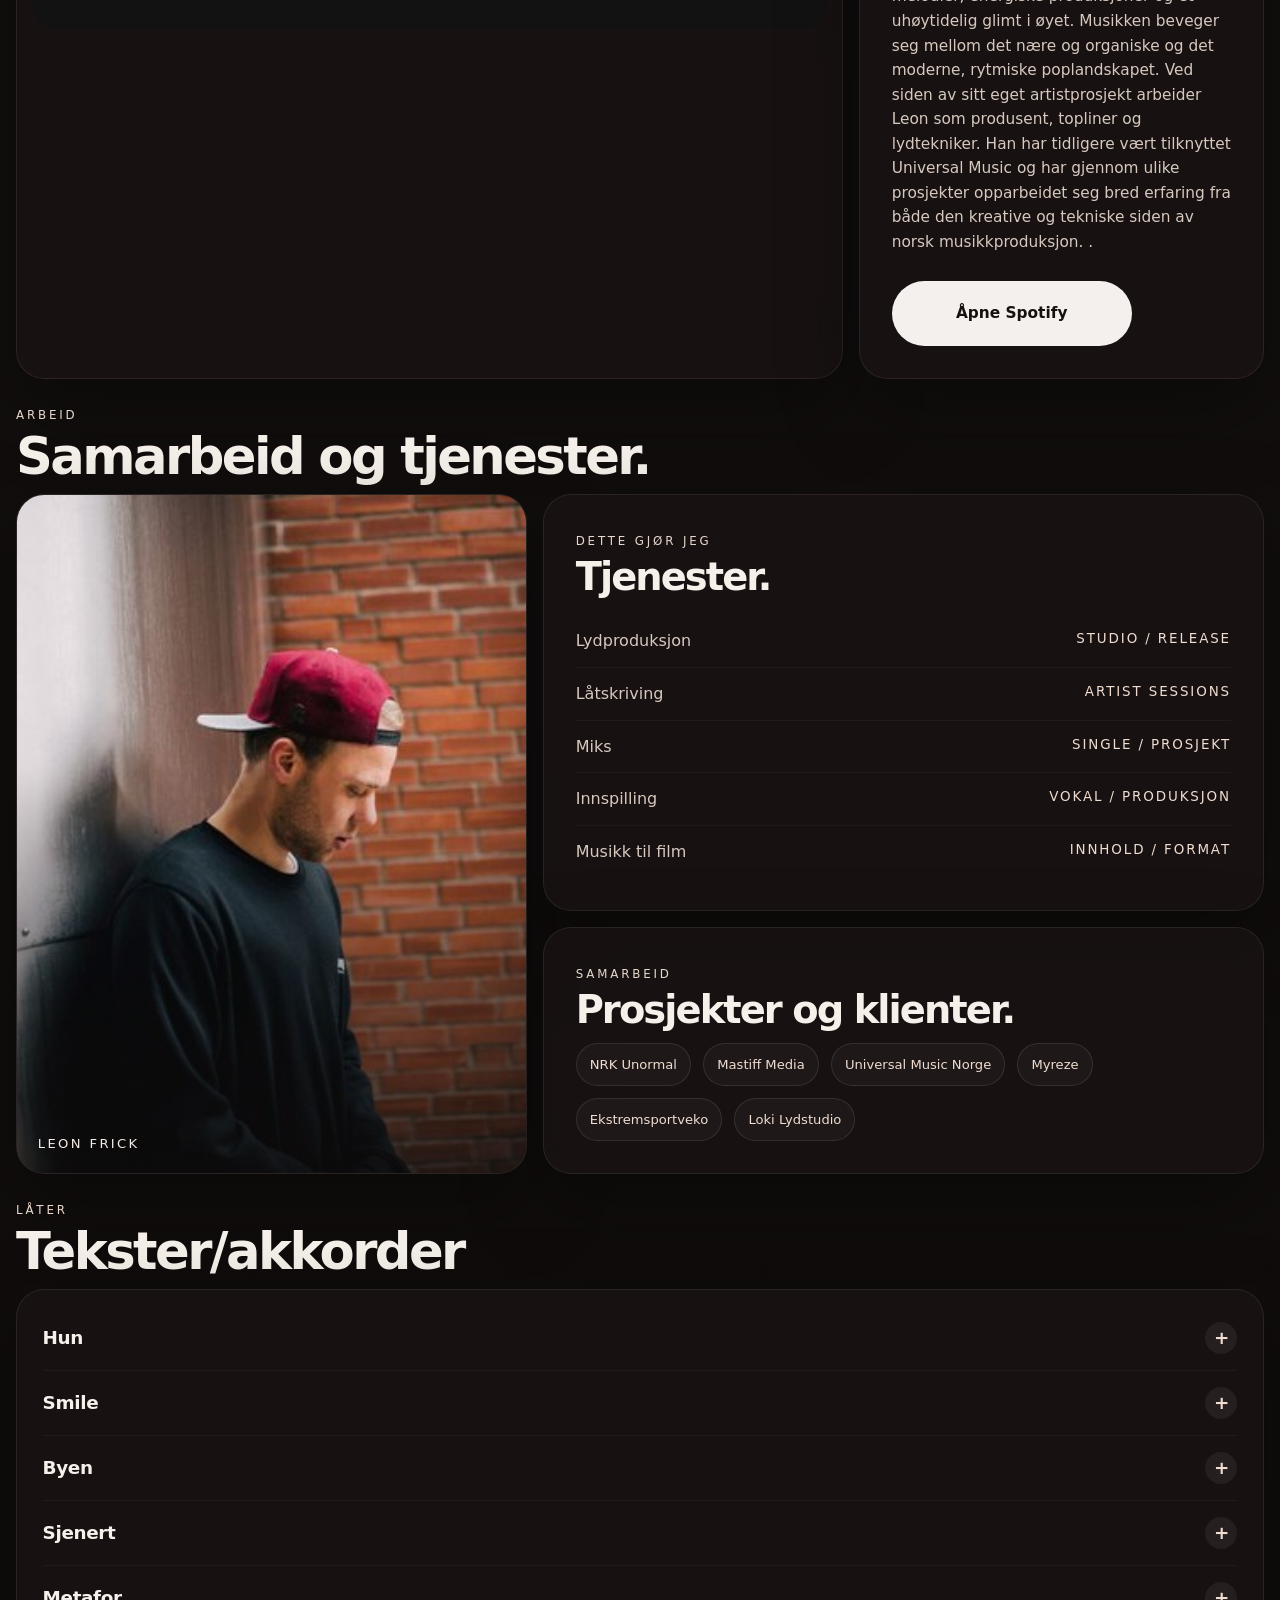
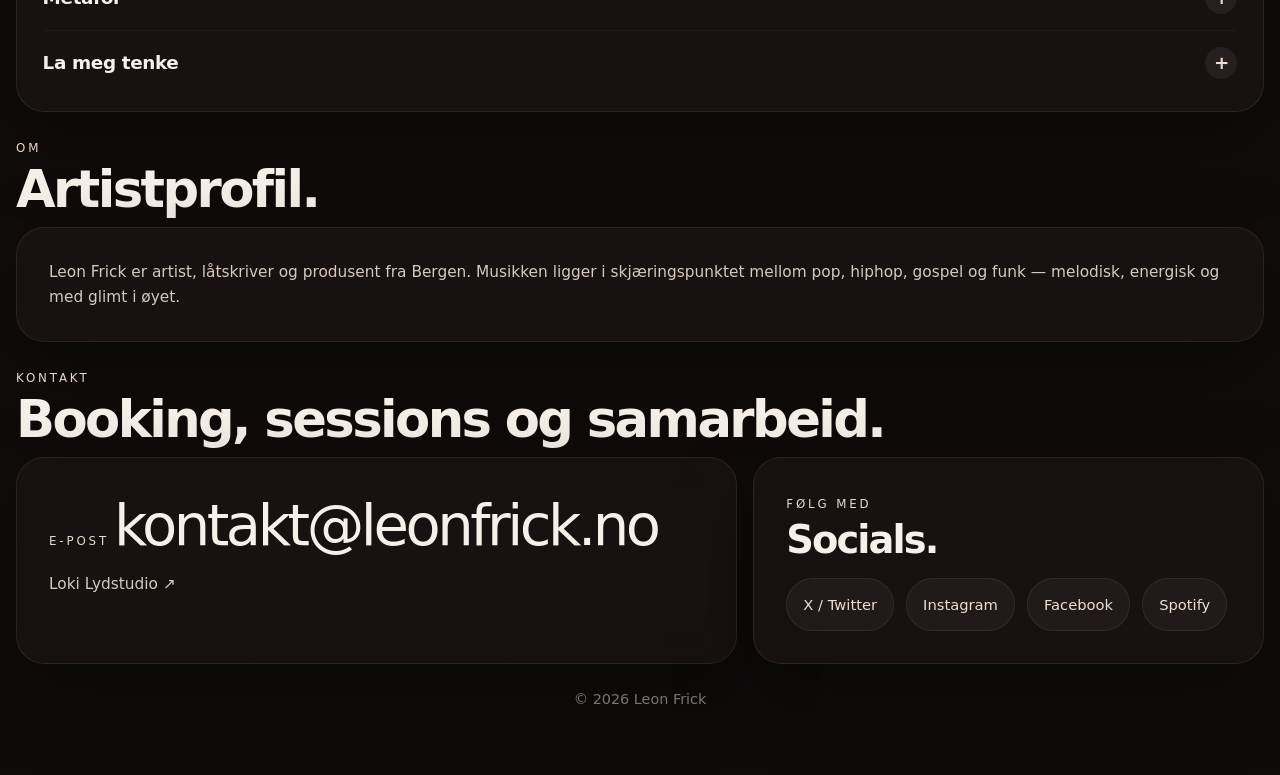
<file: bio/index.html>
<!doctype html><html lang="no"><head><meta charset="utf-8"><meta name="viewport" content="width=device-width,initial-scale=1"><title>Leon Frick</title><meta http-equiv="refresh" content="0; url=../#om"><link rel="canonical" href="https://www.leonfrick.no/#om"><script>location.replace('../#om');</script></head><body><p><a href="../#om">Gå videre til Leon Frick</a></p></body></html>
</file>
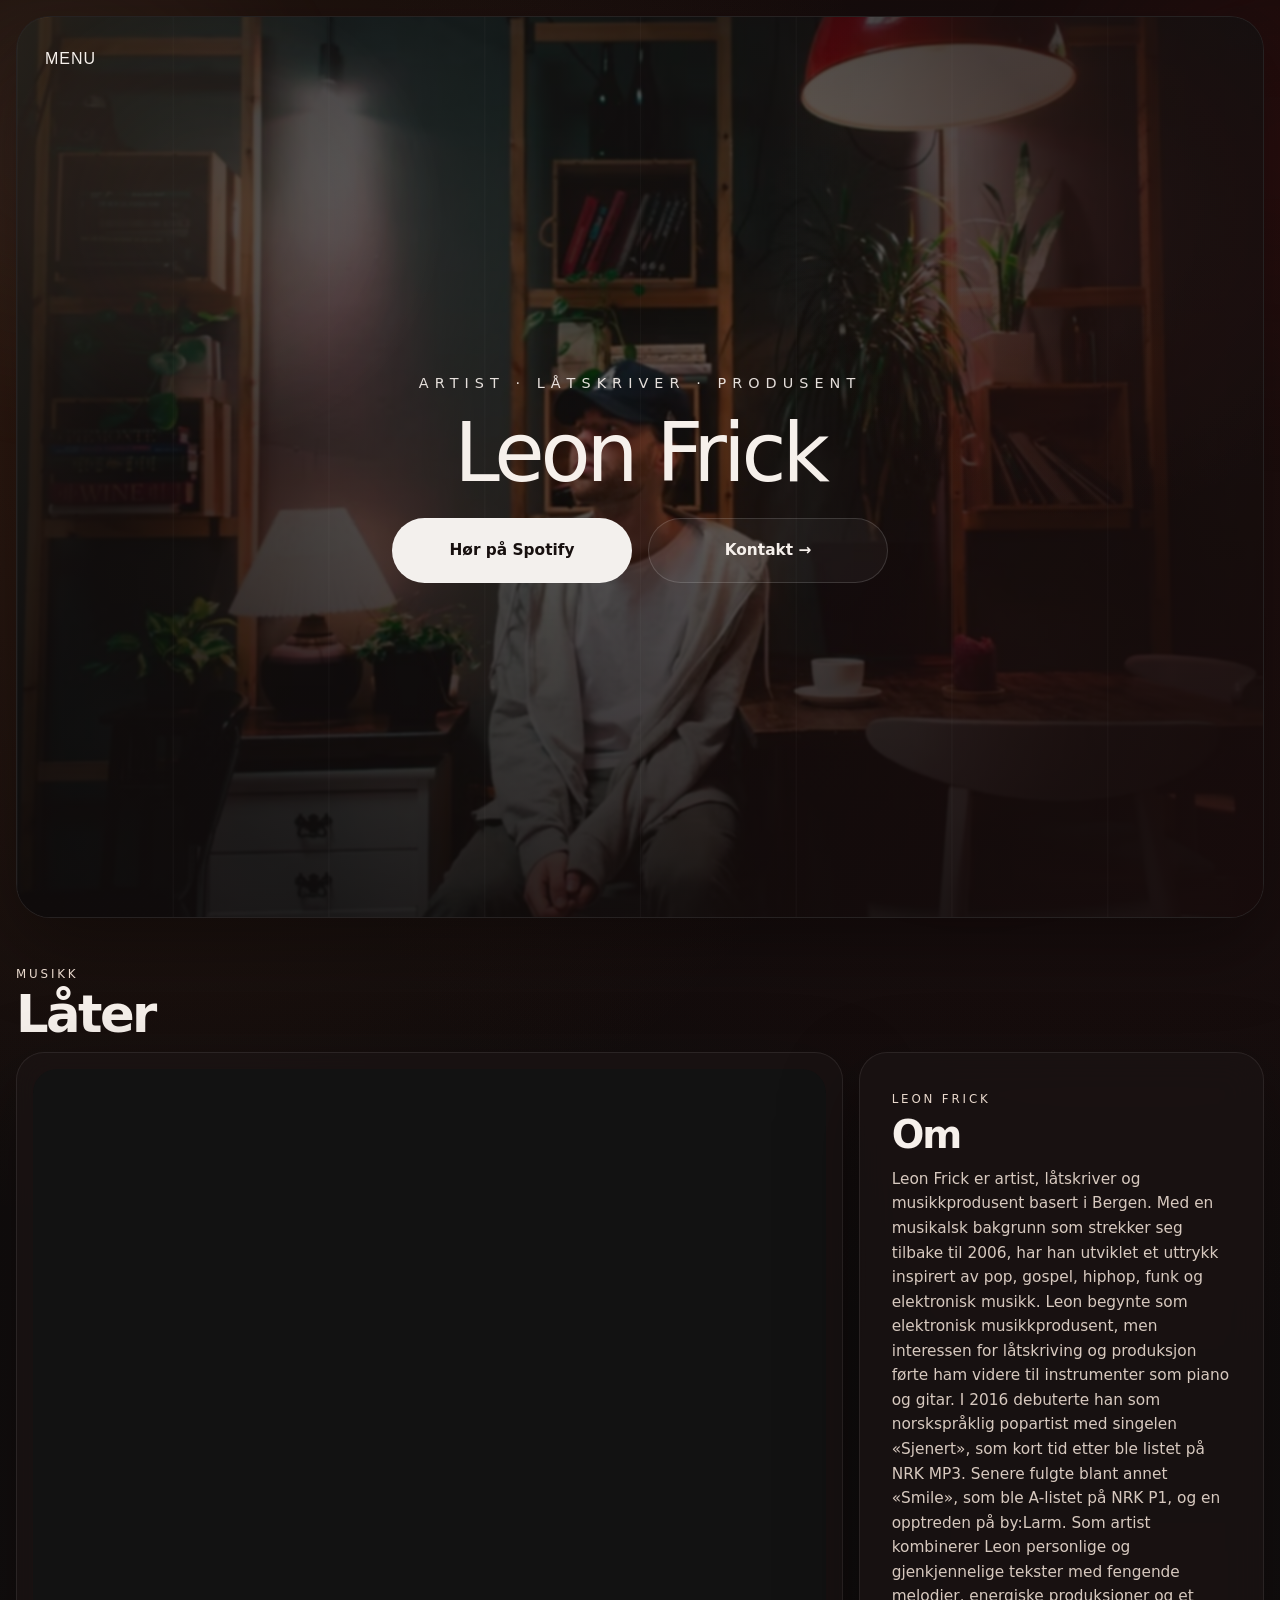
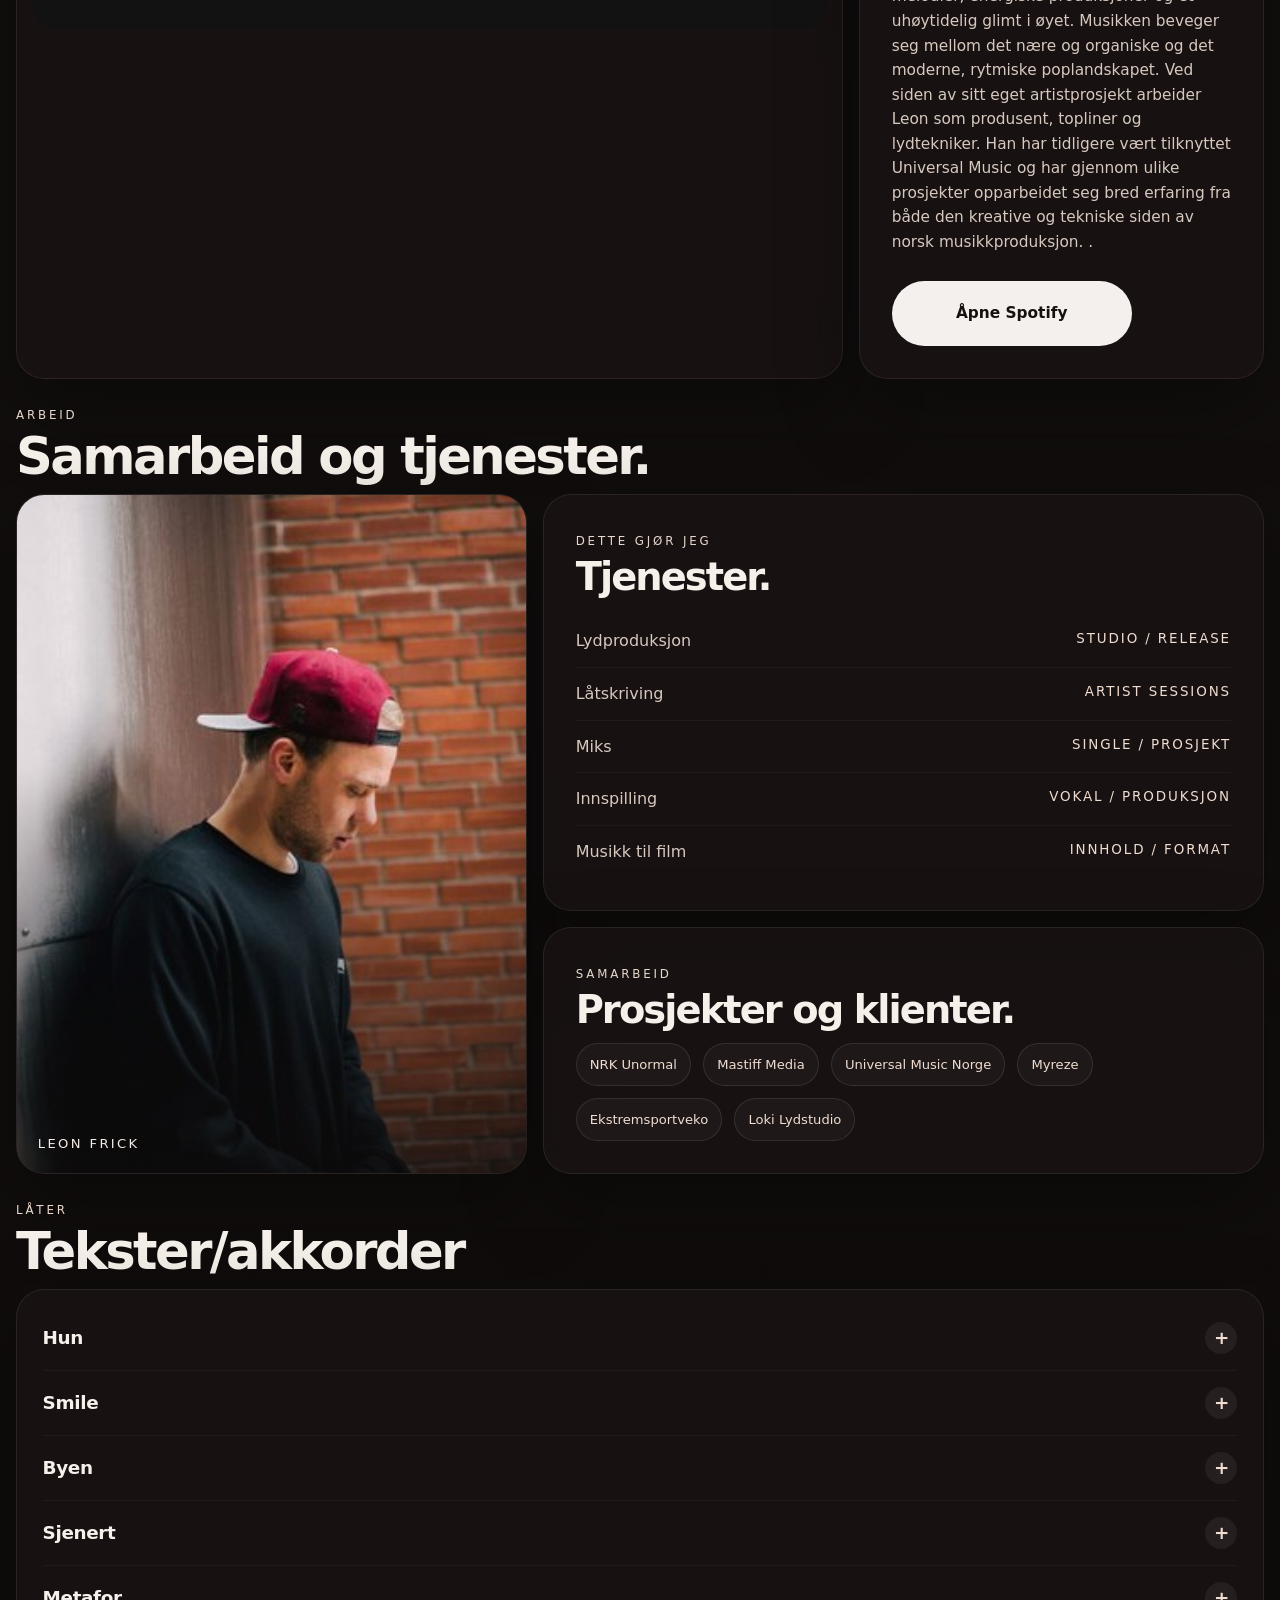
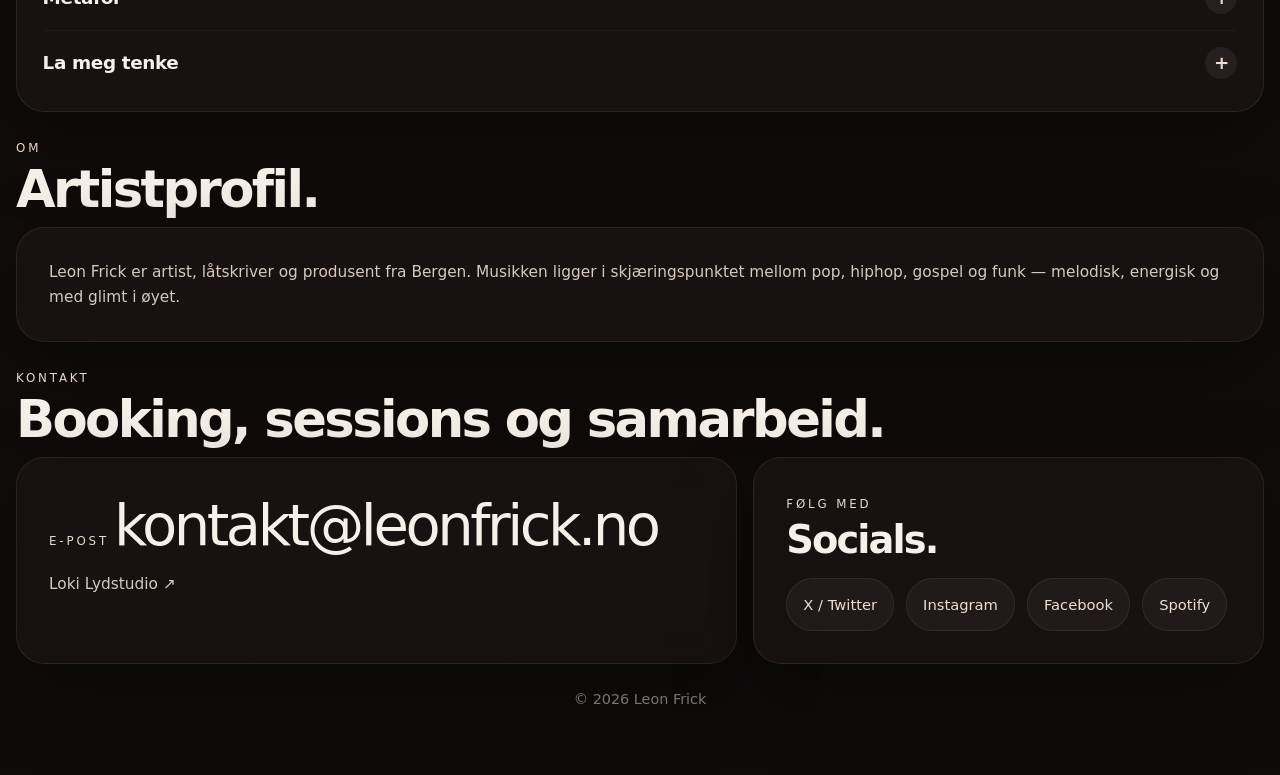
<file: portefolie/index.html>
<!doctype html><html lang="no"><head><meta charset="utf-8"><meta name="viewport" content="width=device-width,initial-scale=1"><title>Leon Frick</title><meta http-equiv="refresh" content="0; url=../#portefolje"><link rel="canonical" href="https://www.leonfrick.no/#portefolje"><script>location.replace('../#portefolje');</script></head><body><p><a href="../#portefolje">Gå videre til Leon Frick</a></p></body></html>
</file>
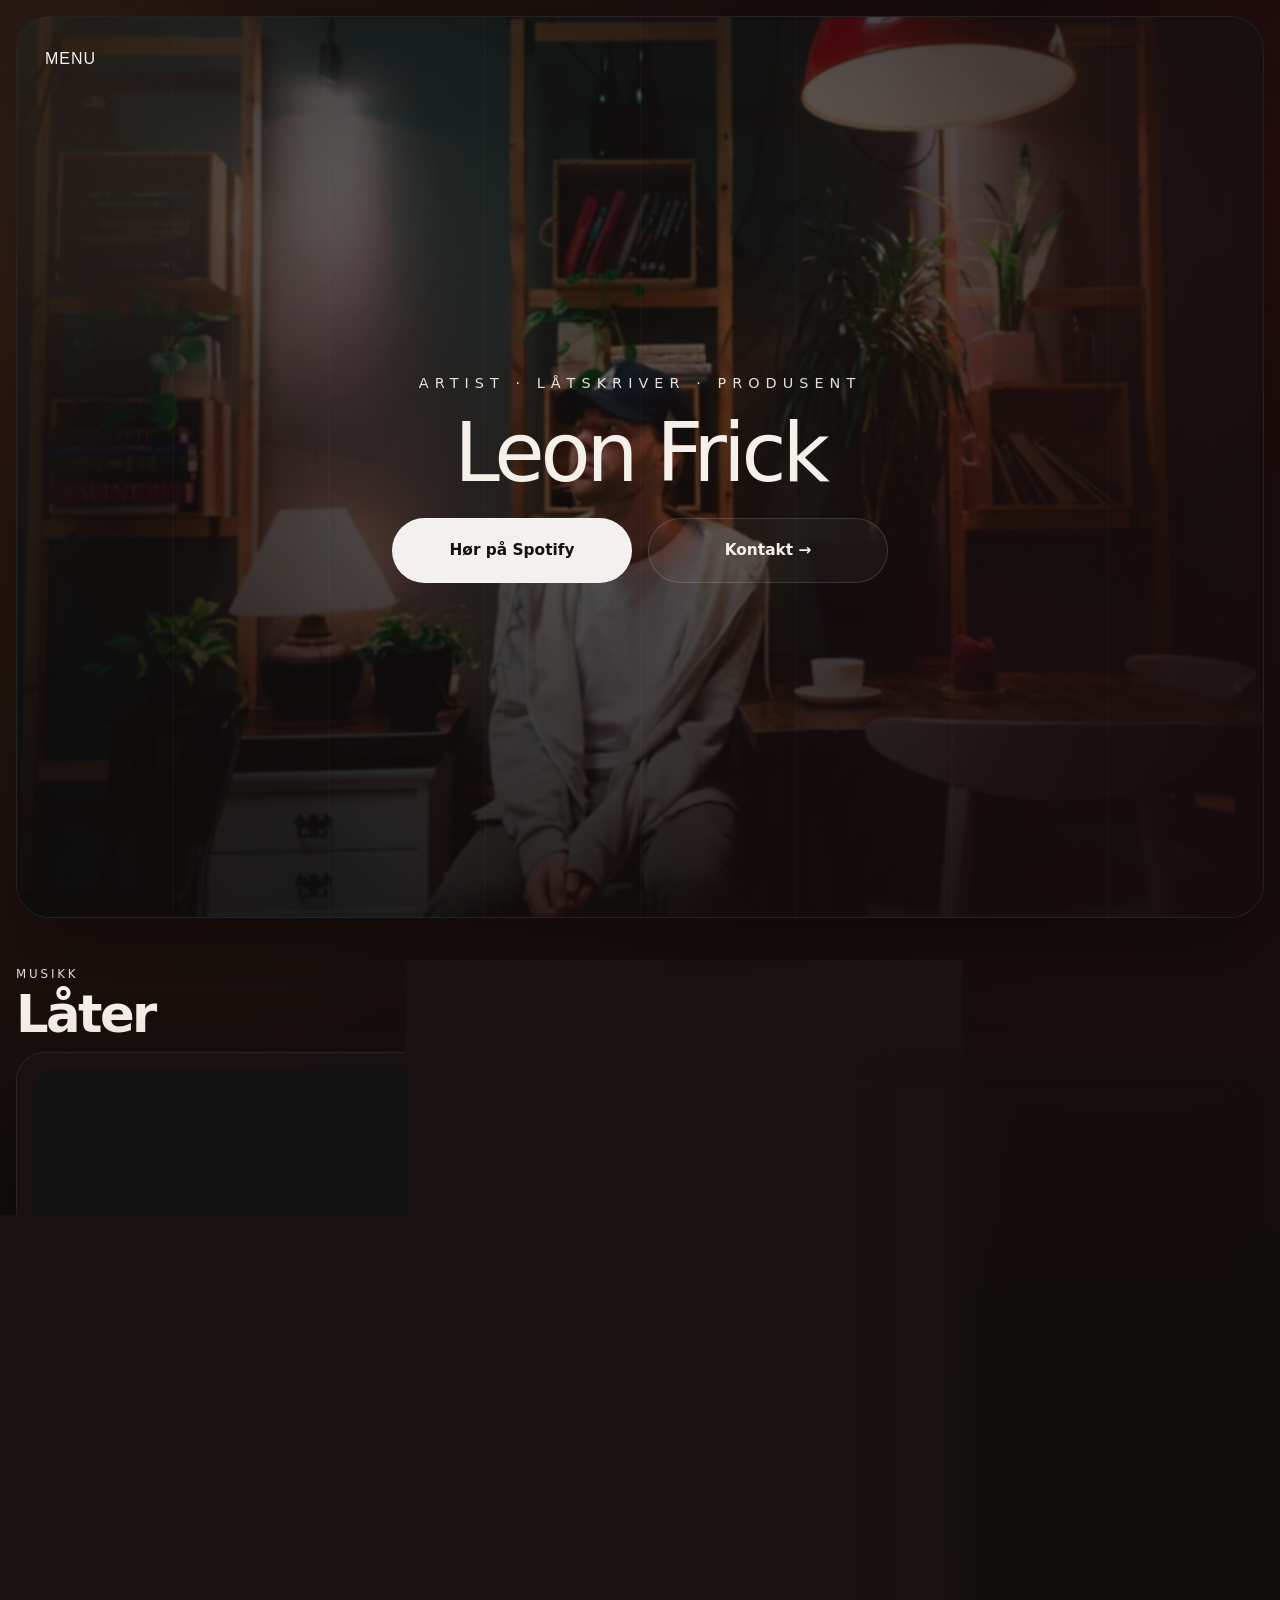
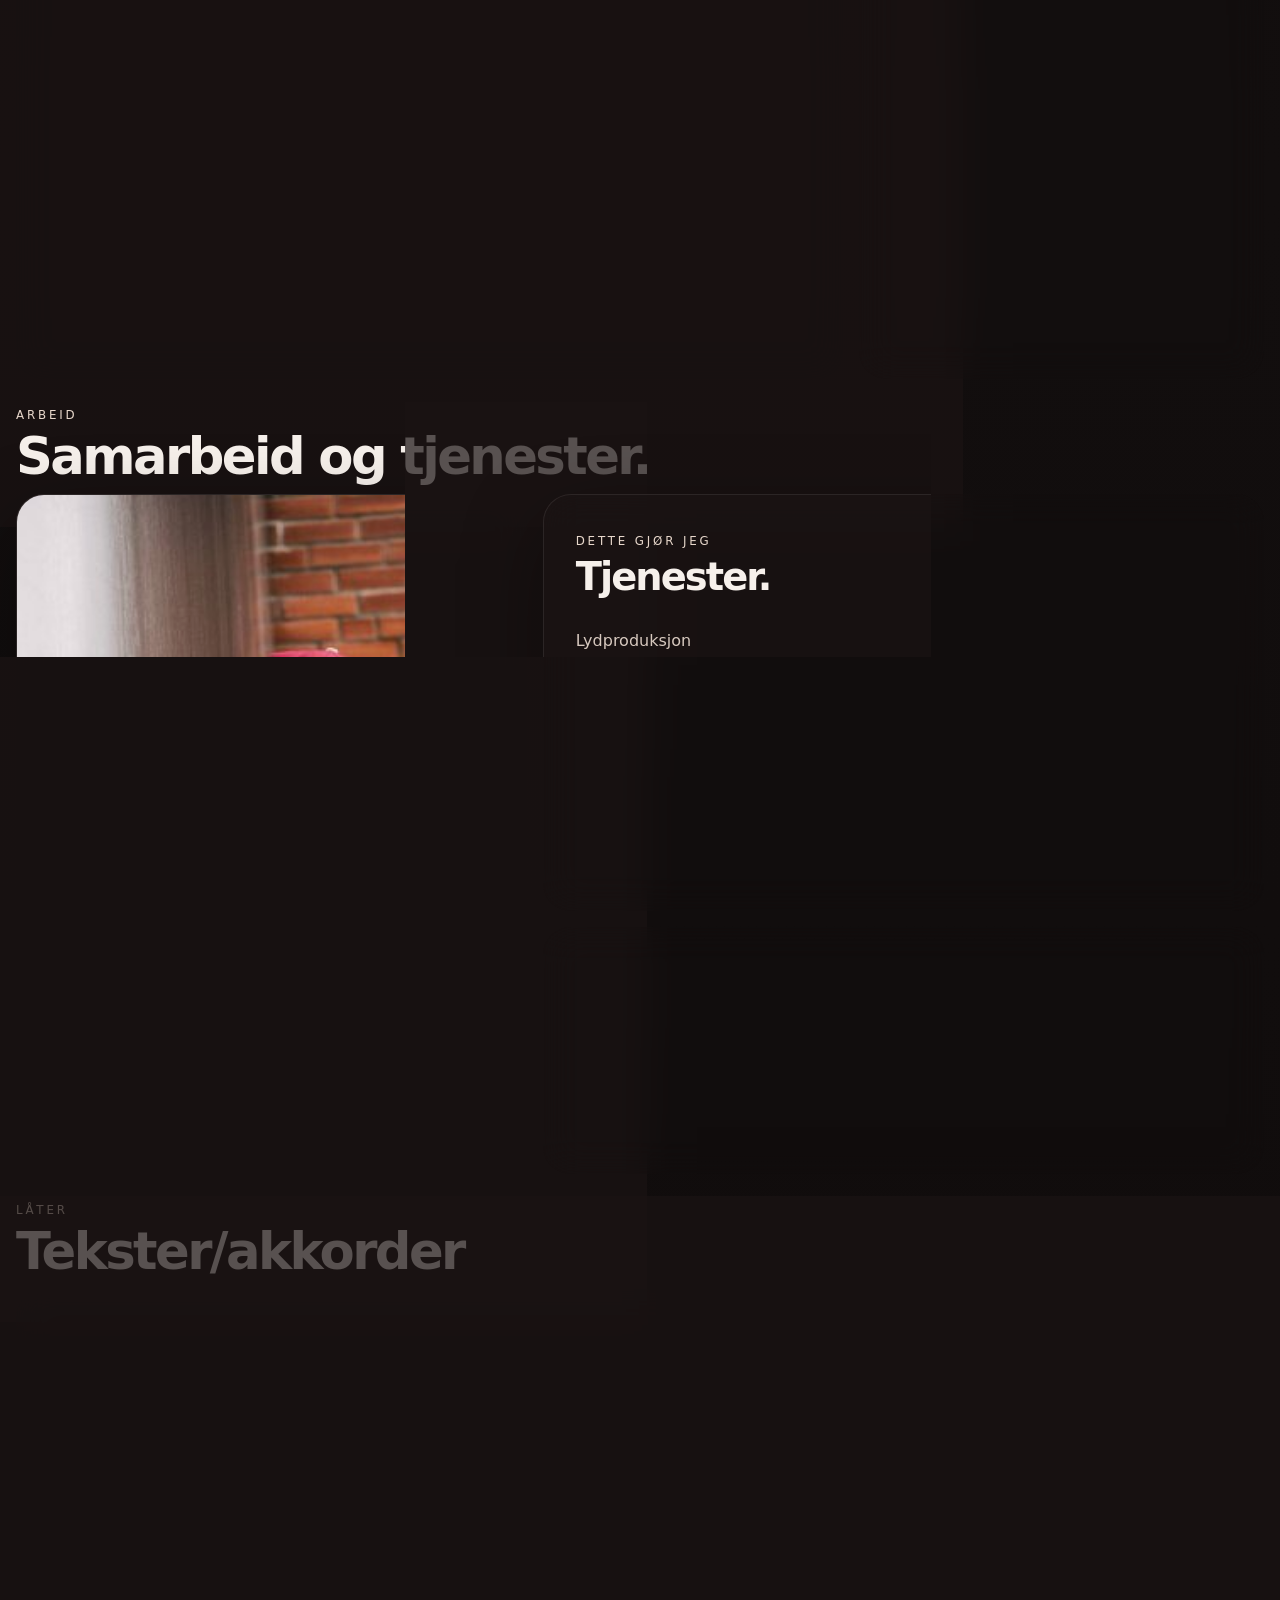
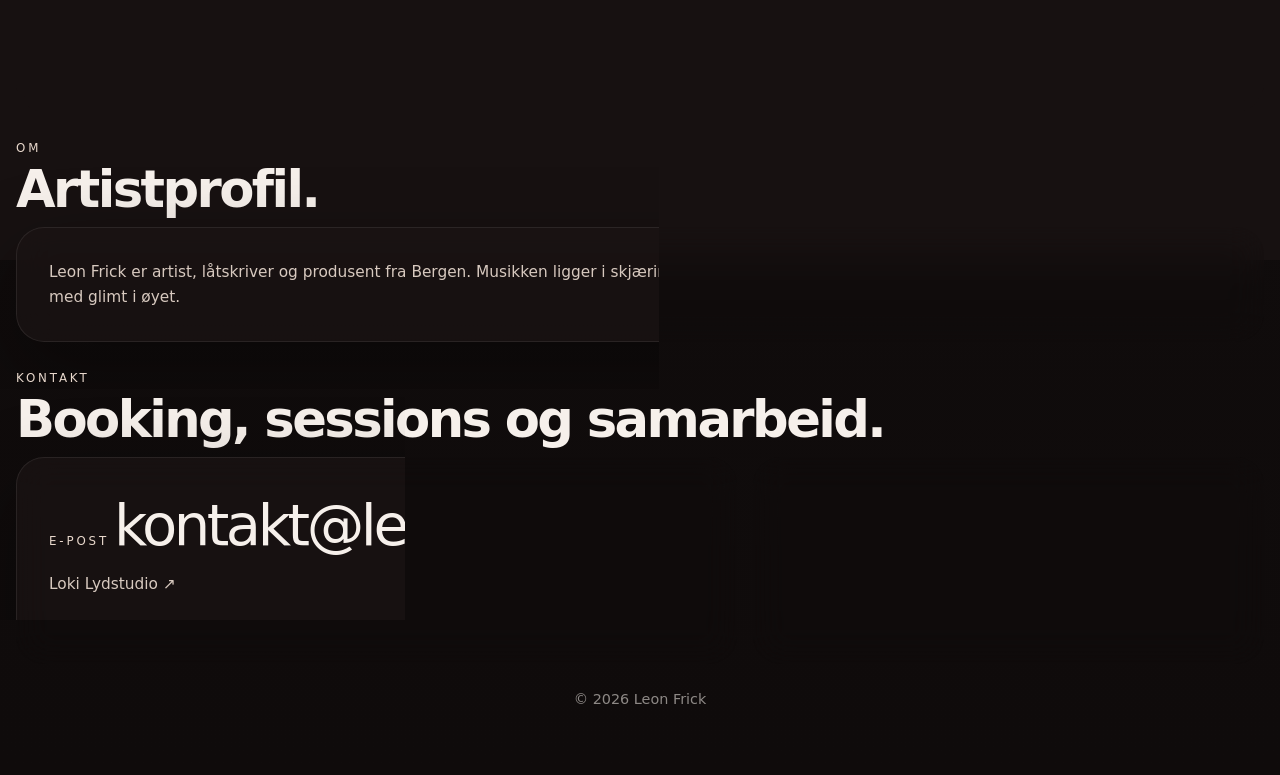
<file: tekster-og-akkorder/index.html>
<!doctype html><html lang="no"><head><meta charset="utf-8"><meta name="viewport" content="width=device-width,initial-scale=1"><title>Leon Frick</title><meta http-equiv="refresh" content="0; url=../#tekster"><link rel="canonical" href="https://www.leonfrick.no/#tekster"><script>location.replace('../#tekster');</script></head><body><p><a href="../#tekster">Gå videre til Leon Frick</a></p></body></html>
</file>
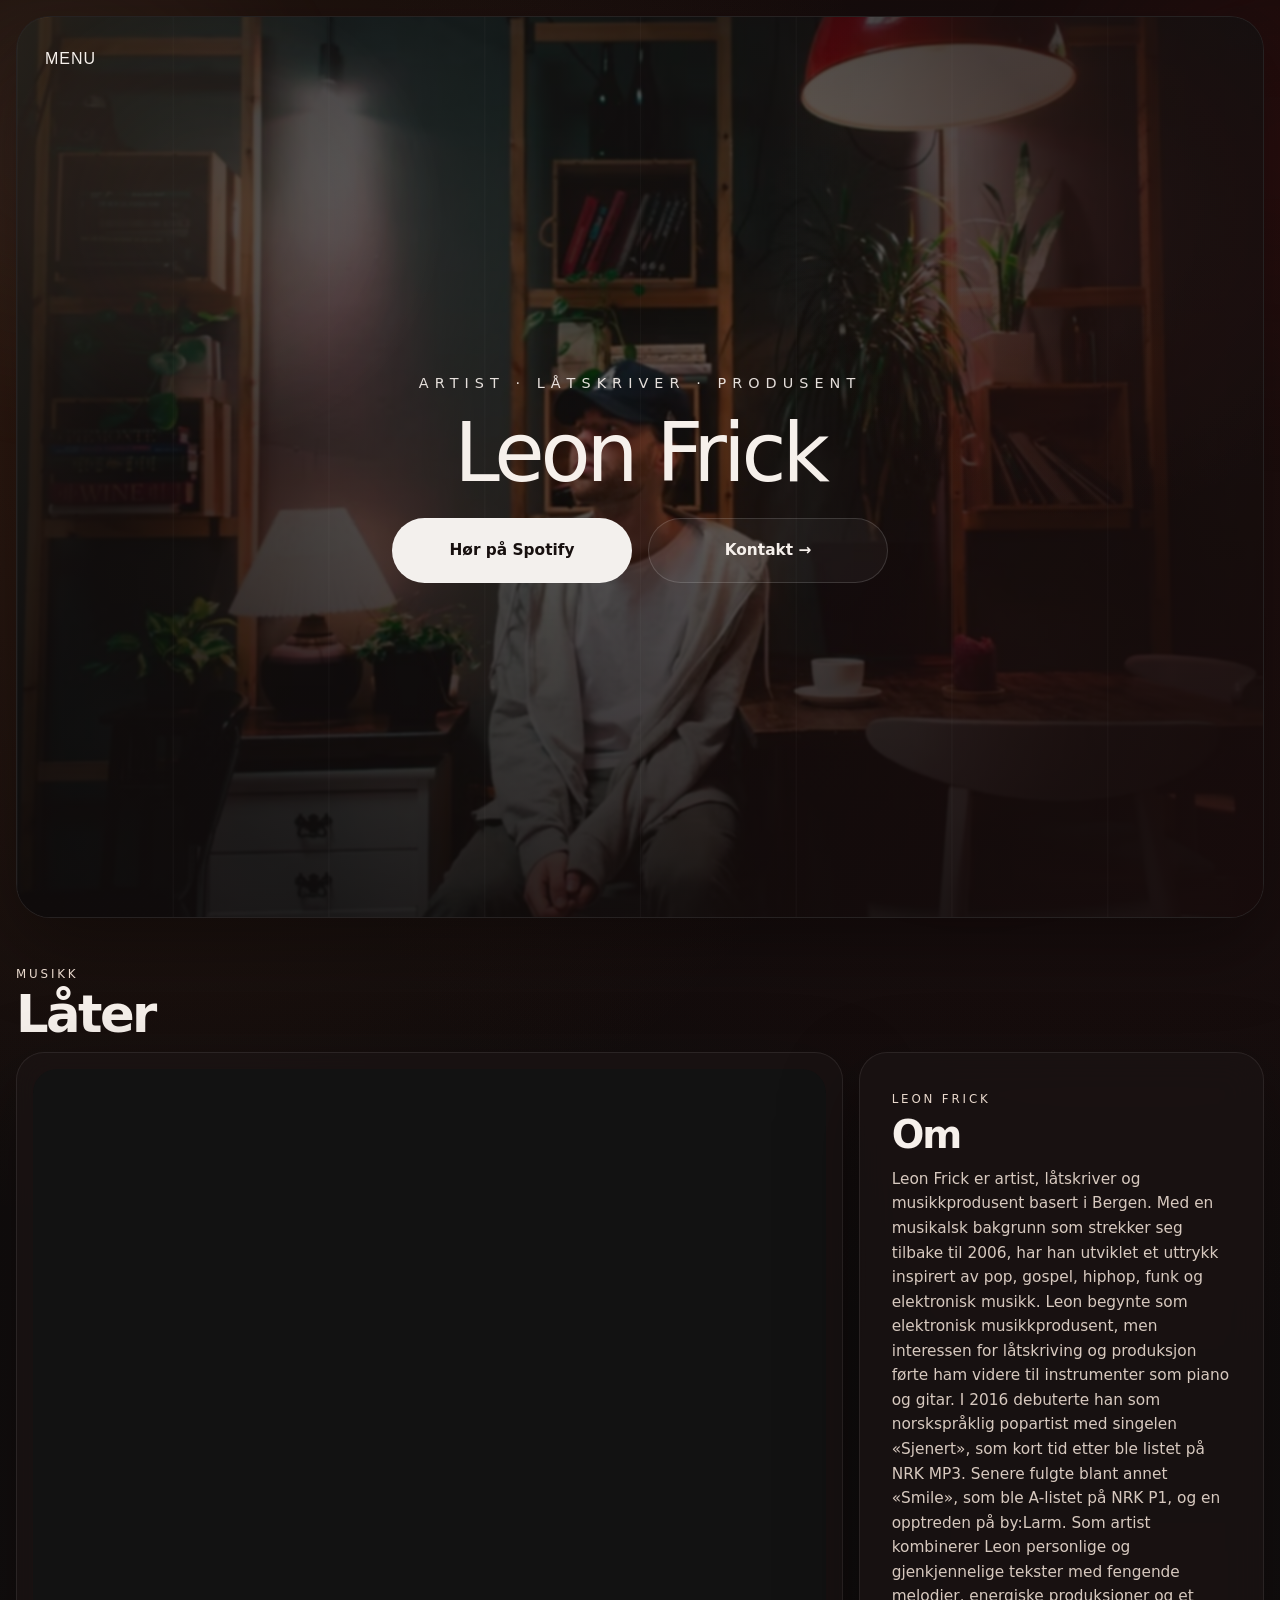
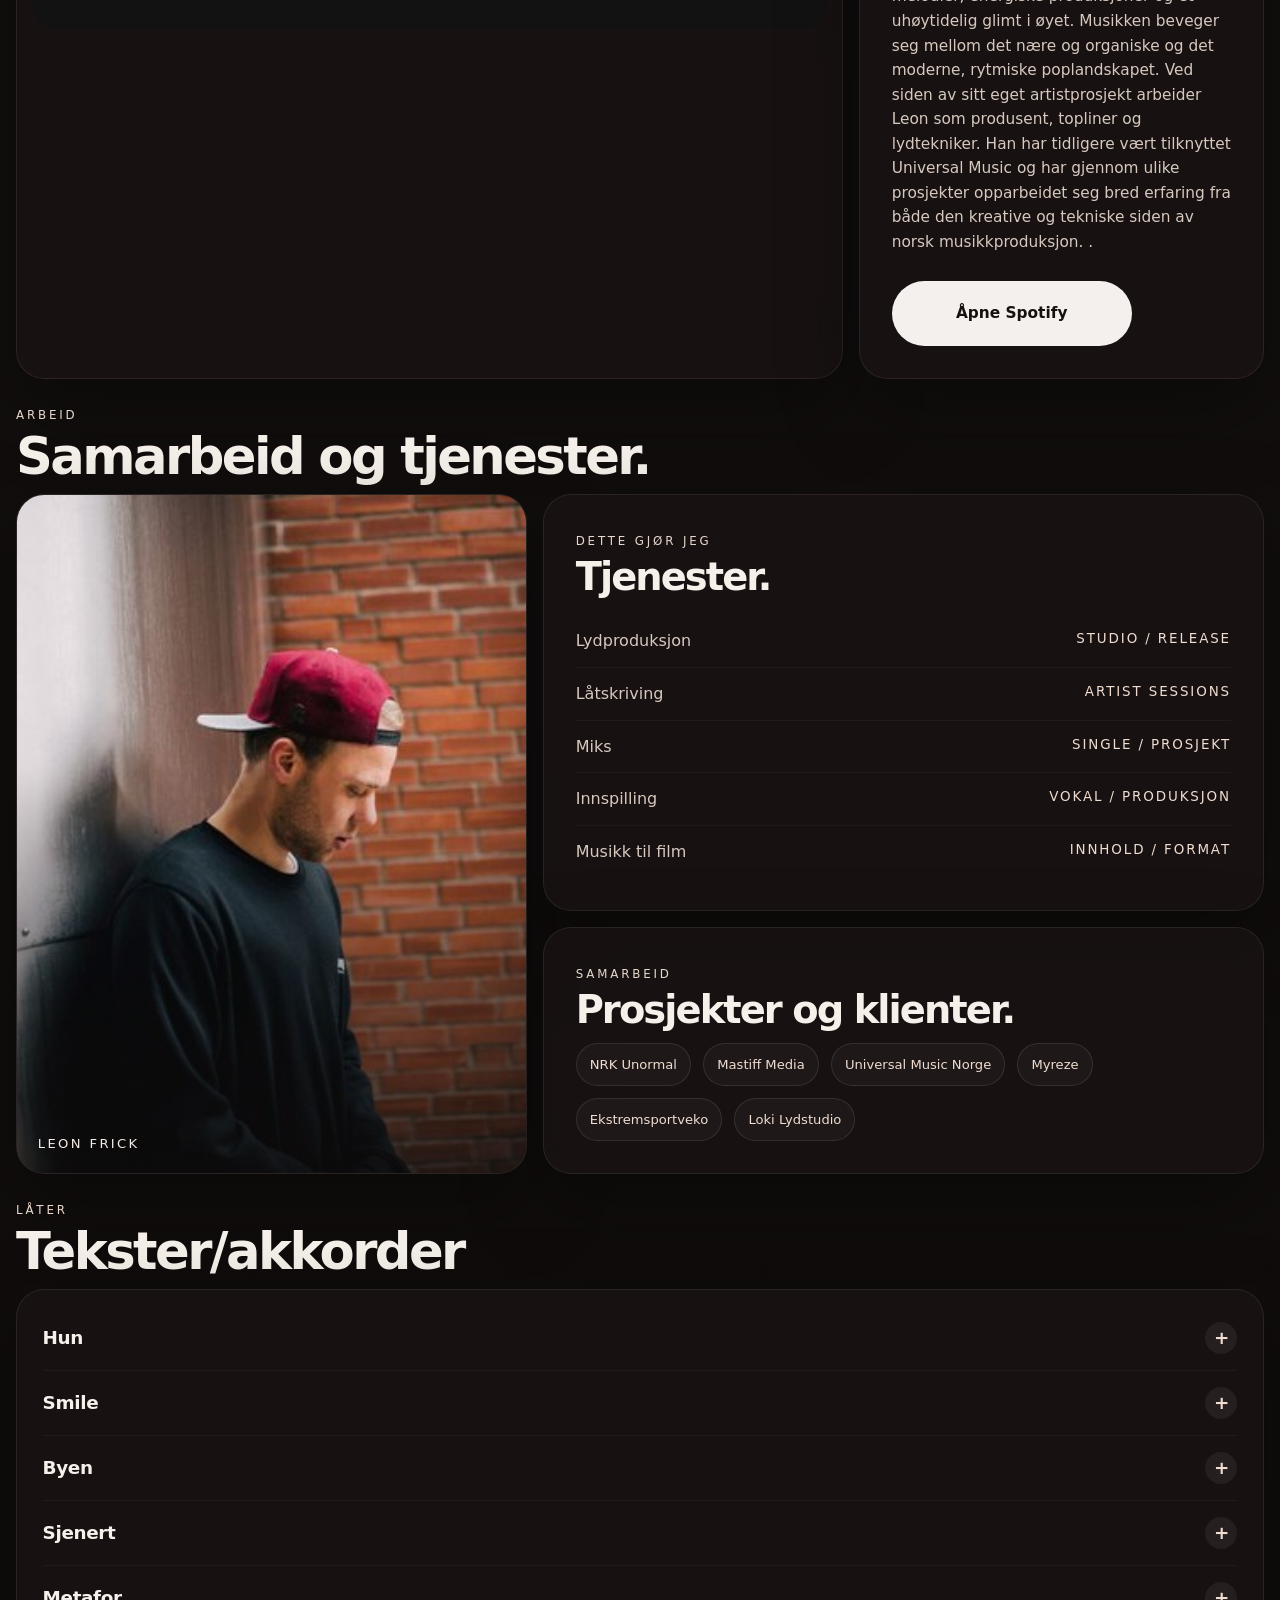
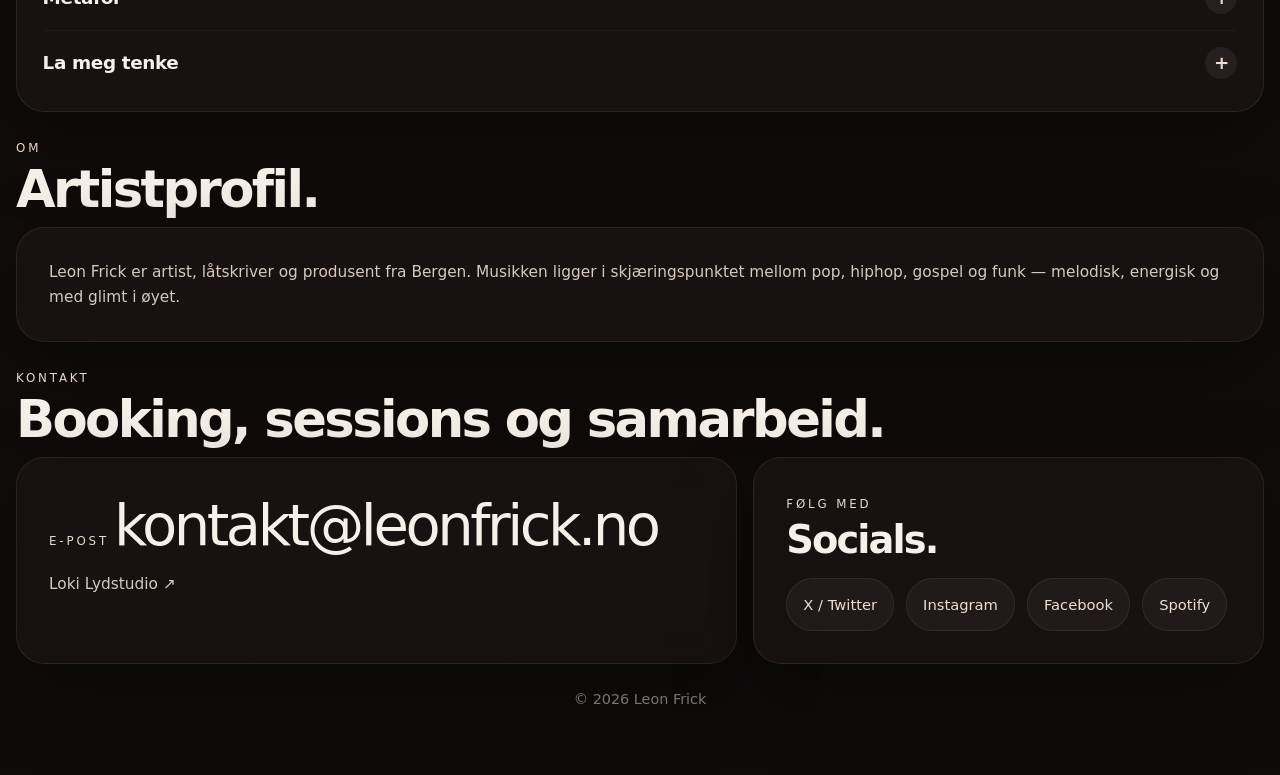
<file: utgivelser/index.html>
<!doctype html><html lang="no"><head><meta charset="utf-8"><meta name="viewport" content="width=device-width,initial-scale=1"><title>Leon Frick</title><meta http-equiv="refresh" content="0; url=../#utgivelser"><link rel="canonical" href="https://www.leonfrick.no/#utgivelser"><script>location.replace('../#utgivelser');</script></head><body><p><a href="../#utgivelser">Gå videre til Leon Frick</a></p></body></html>
</file>
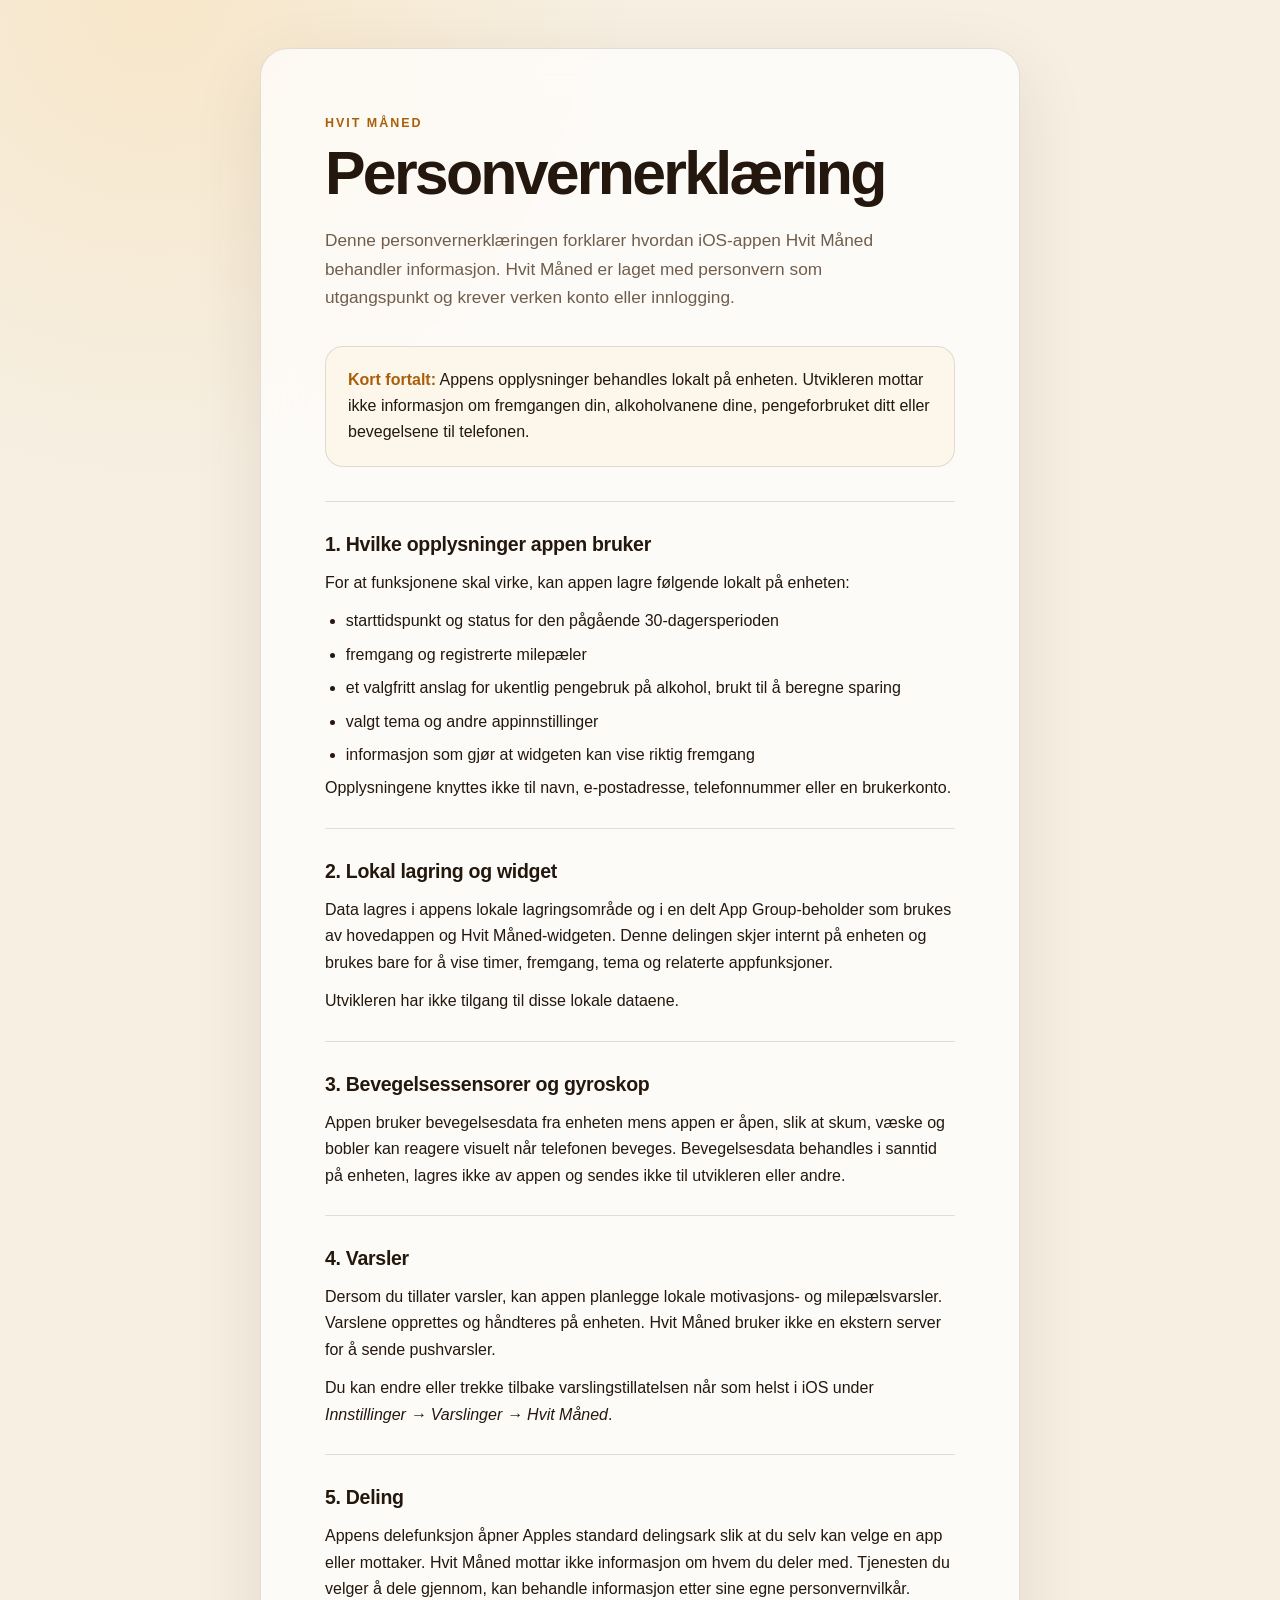
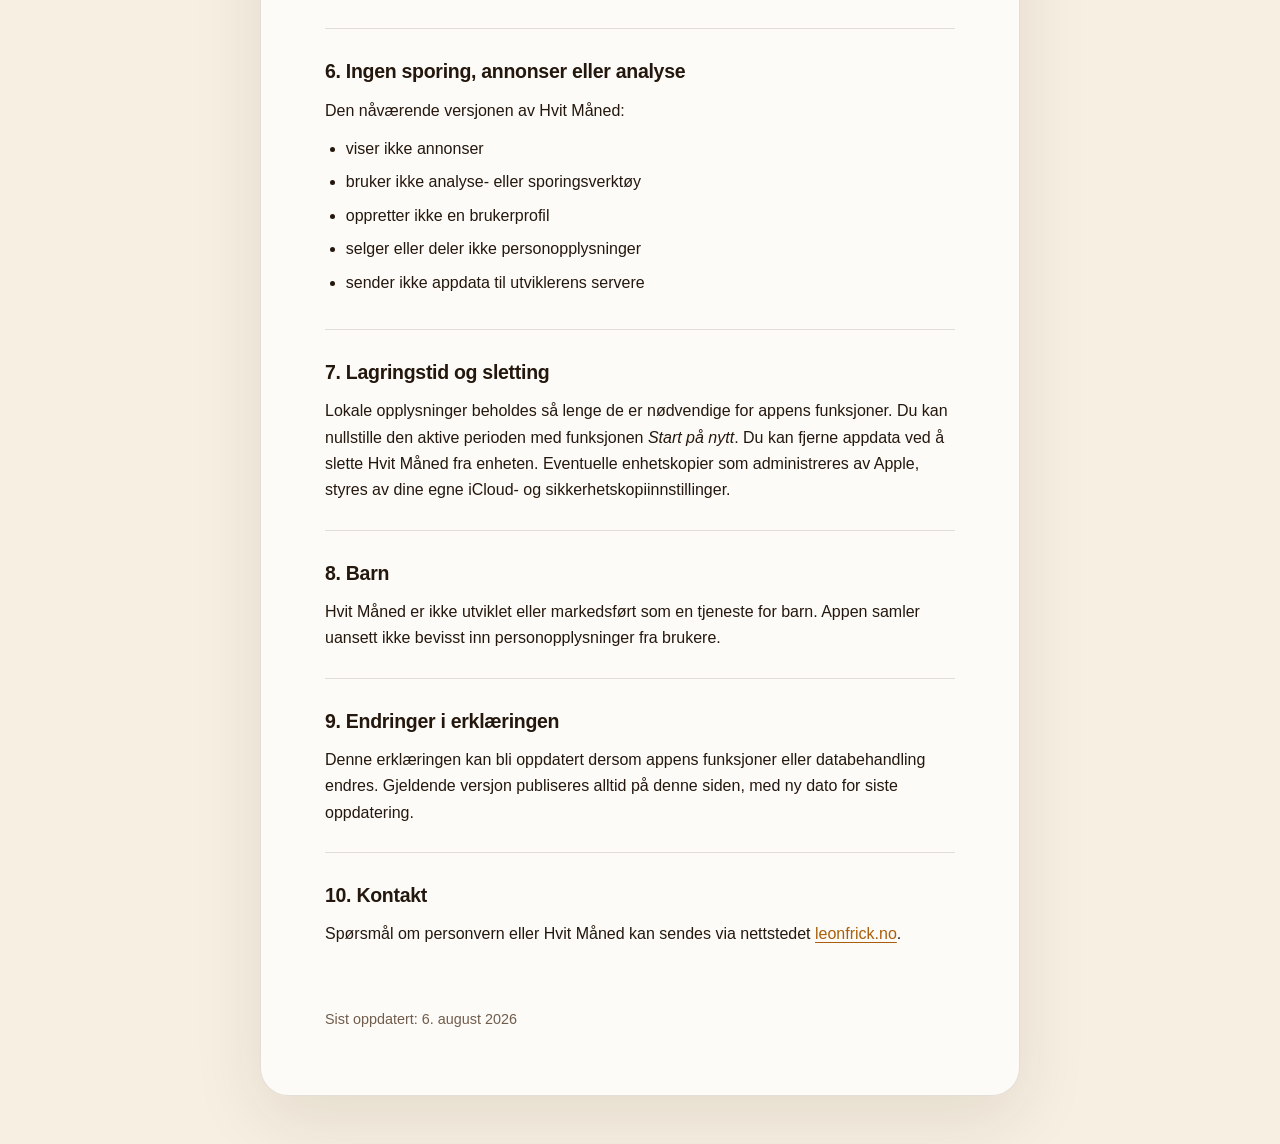
<file: hvitmaaned/privacypolicy.html>
<!doctype html>
<html lang="nb">
<head>
  <meta charset="utf-8">
  <meta name="viewport" content="width=device-width, initial-scale=1">
  <meta name="color-scheme" content="light dark">
  <meta name="description" content="Personvernerklæring for iOS-appen Hvit Måned.">
  <link rel="canonical" href="https://leonfrick.no/hvitmaaned/privacypolicy.html">
  <title>Personvernerklæring – Hvit Måned</title>
  <style>
    :root {
      --bg: #f6efe2;
      --surface: rgba(255, 255, 255, 0.72);
      --text: #24170d;
      --muted: #705d4c;
      --line: rgba(72, 45, 22, 0.14);
      --accent: #a95f0a;
      --shadow: 0 22px 70px rgba(65, 37, 11, 0.10);
    }

    @media (prefers-color-scheme: dark) {
      :root {
        --bg: #120c08;
        --surface: rgba(37, 24, 15, 0.82);
        --text: #fff8e9;
        --muted: #ccbba7;
        --line: rgba(255, 239, 213, 0.12);
        --accent: #ffc15b;
        --shadow: 0 22px 70px rgba(0, 0, 0, 0.34);
      }
    }

    * { box-sizing: border-box; }

    body {
      margin: 0;
      min-height: 100vh;
      font-family: -apple-system, BlinkMacSystemFont, "Segoe UI", sans-serif;
      line-height: 1.65;
      background:
        radial-gradient(circle at 12% 0%, rgba(255, 193, 91, 0.18), transparent 30rem),
        var(--bg);
      color: var(--text);
    }

    main {
      width: min(760px, calc(100% - 32px));
      margin: 48px auto;
      padding: clamp(28px, 6vw, 64px);
      background: var(--surface);
      border: 1px solid var(--line);
      border-radius: 28px;
      box-shadow: var(--shadow);
      backdrop-filter: blur(18px);
      -webkit-backdrop-filter: blur(18px);
    }

    .eyebrow {
      margin: 0 0 8px;
      color: var(--accent);
      font-size: 0.78rem;
      font-weight: 760;
      letter-spacing: 0.16em;
      text-transform: uppercase;
    }

    h1 {
      margin: 0;
      font-size: clamp(2.15rem, 7vw, 3.8rem);
      line-height: 1.03;
      letter-spacing: -0.045em;
    }

    .lead {
      max-width: 58ch;
      margin: 22px 0 0;
      color: var(--muted);
      font-size: 1.08rem;
    }

    .summary {
      margin: 34px 0;
      padding: 20px 22px;
      border: 1px solid var(--line);
      border-radius: 18px;
      background: rgba(255, 193, 91, 0.08);
    }

    .summary strong { color: var(--accent); }

    section {
      padding: 26px 0;
      border-top: 1px solid var(--line);
    }

    h2 {
      margin: 0 0 10px;
      font-size: 1.22rem;
      letter-spacing: -0.015em;
    }

    p { margin: 0 0 12px; }
    p:last-child { margin-bottom: 0; }

    ul {
      margin: 10px 0 0;
      padding-left: 1.3rem;
    }

    li { margin: 7px 0; }

    a {
      color: var(--accent);
      text-decoration-thickness: 1px;
      text-underline-offset: 3px;
    }

    .meta {
      margin-top: 34px;
      color: var(--muted);
      font-size: 0.9rem;
    }

    @media (max-width: 520px) {
      main {
        width: min(100% - 20px, 760px);
        margin: 10px auto;
        border-radius: 22px;
      }
    }
  </style>
</head>
<body>
  <main>
    <p class="eyebrow">Hvit Måned</p>
    <h1>Personvernerklæring</h1>
    <p class="lead">
      Denne personvernerklæringen forklarer hvordan iOS-appen Hvit Måned behandler informasjon.
      Hvit Måned er laget med personvern som utgangspunkt og krever verken konto eller innlogging.
    </p>

    <div class="summary">
      <strong>Kort fortalt:</strong> Appens opplysninger behandles lokalt på enheten. Utvikleren mottar
      ikke informasjon om fremgangen din, alkoholvanene dine, pengeforbruket ditt eller bevegelsene til telefonen.
    </div>

    <section>
      <h2>1. Hvilke opplysninger appen bruker</h2>
      <p>For at funksjonene skal virke, kan appen lagre følgende lokalt på enheten:</p>
      <ul>
        <li>starttidspunkt og status for den pågående 30-dagersperioden</li>
        <li>fremgang og registrerte milepæler</li>
        <li>et valgfritt anslag for ukentlig pengebruk på alkohol, brukt til å beregne sparing</li>
        <li>valgt tema og andre appinnstillinger</li>
        <li>informasjon som gjør at widgeten kan vise riktig fremgang</li>
      </ul>
      <p>Opplysningene knyttes ikke til navn, e-postadresse, telefonnummer eller en brukerkonto.</p>
    </section>

    <section>
      <h2>2. Lokal lagring og widget</h2>
      <p>
        Data lagres i appens lokale lagringsområde og i en delt App Group-beholder som brukes av
        hovedappen og Hvit Måned-widgeten. Denne delingen skjer internt på enheten og brukes bare
        for å vise timer, fremgang, tema og relaterte appfunksjoner.
      </p>
      <p>Utvikleren har ikke tilgang til disse lokale dataene.</p>
    </section>

    <section>
      <h2>3. Bevegelsessensorer og gyroskop</h2>
      <p>
        Appen bruker bevegelsesdata fra enheten mens appen er åpen, slik at skum, væske og bobler
        kan reagere visuelt når telefonen beveges. Bevegelsesdata behandles i sanntid på enheten,
        lagres ikke av appen og sendes ikke til utvikleren eller andre.
      </p>
    </section>

    <section>
      <h2>4. Varsler</h2>
      <p>
        Dersom du tillater varsler, kan appen planlegge lokale motivasjons- og milepælsvarsler.
        Varslene opprettes og håndteres på enheten. Hvit Måned bruker ikke en ekstern server for
        å sende pushvarsler.
      </p>
      <p>
        Du kan endre eller trekke tilbake varslingstillatelsen når som helst i iOS under
        <em>Innstillinger → Varslinger → Hvit Måned</em>.
      </p>
    </section>

    <section>
      <h2>5. Deling</h2>
      <p>
        Appens delefunksjon åpner Apples standard delingsark slik at du selv kan velge en app eller
        mottaker. Hvit Måned mottar ikke informasjon om hvem du deler med. Tjenesten du velger å dele
        gjennom, kan behandle informasjon etter sine egne personvernvilkår.
      </p>
    </section>

    <section>
      <h2>6. Ingen sporing, annonser eller analyse</h2>
      <p>Den nåværende versjonen av Hvit Måned:</p>
      <ul>
        <li>viser ikke annonser</li>
        <li>bruker ikke analyse- eller sporingsverktøy</li>
        <li>oppretter ikke en brukerprofil</li>
        <li>selger eller deler ikke personopplysninger</li>
        <li>sender ikke appdata til utviklerens servere</li>
      </ul>
    </section>

    <section>
      <h2>7. Lagringstid og sletting</h2>
      <p>
        Lokale opplysninger beholdes så lenge de er nødvendige for appens funksjoner. Du kan nullstille
        den aktive perioden med funksjonen <em>Start på nytt</em>. Du kan fjerne appdata ved å slette
        Hvit Måned fra enheten. Eventuelle enhetskopier som administreres av Apple, styres av dine egne
        iCloud- og sikkerhetskopiinnstillinger.
      </p>
    </section>

    <section>
      <h2>8. Barn</h2>
      <p>
        Hvit Måned er ikke utviklet eller markedsført som en tjeneste for barn. Appen samler uansett
        ikke bevisst inn personopplysninger fra brukere.
      </p>
    </section>

    <section>
      <h2>9. Endringer i erklæringen</h2>
      <p>
        Denne erklæringen kan bli oppdatert dersom appens funksjoner eller databehandling endres.
        Gjeldende versjon publiseres alltid på denne siden, med ny dato for siste oppdatering.
      </p>
    </section>

    <section>
      <h2>10. Kontakt</h2>
      <p>
        Spørsmål om personvern eller Hvit Måned kan sendes via nettstedet
        <a href="https://leonfrick.no/">leonfrick.no</a>.
      </p>
    </section>

    <p class="meta">Sist oppdatert: 6. august 2026</p>
  </main>
</body>
</html>
</file>
